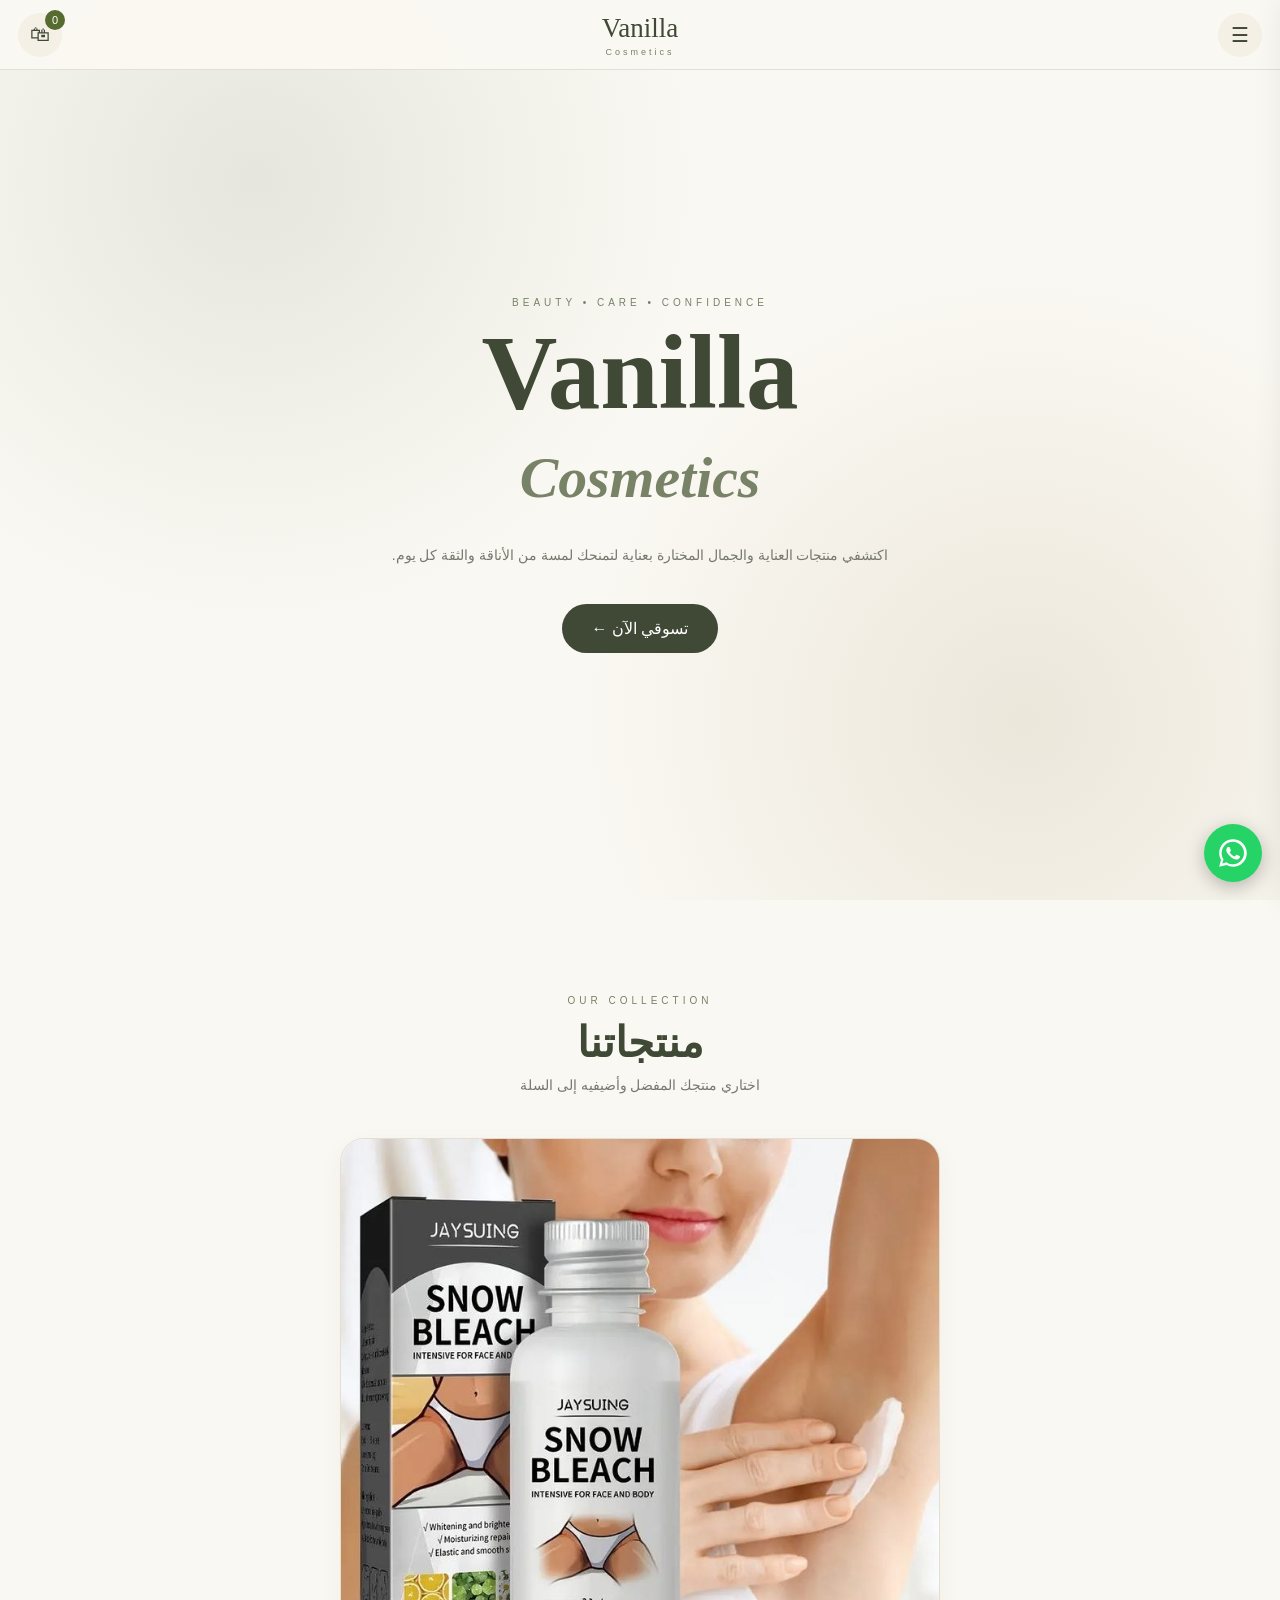
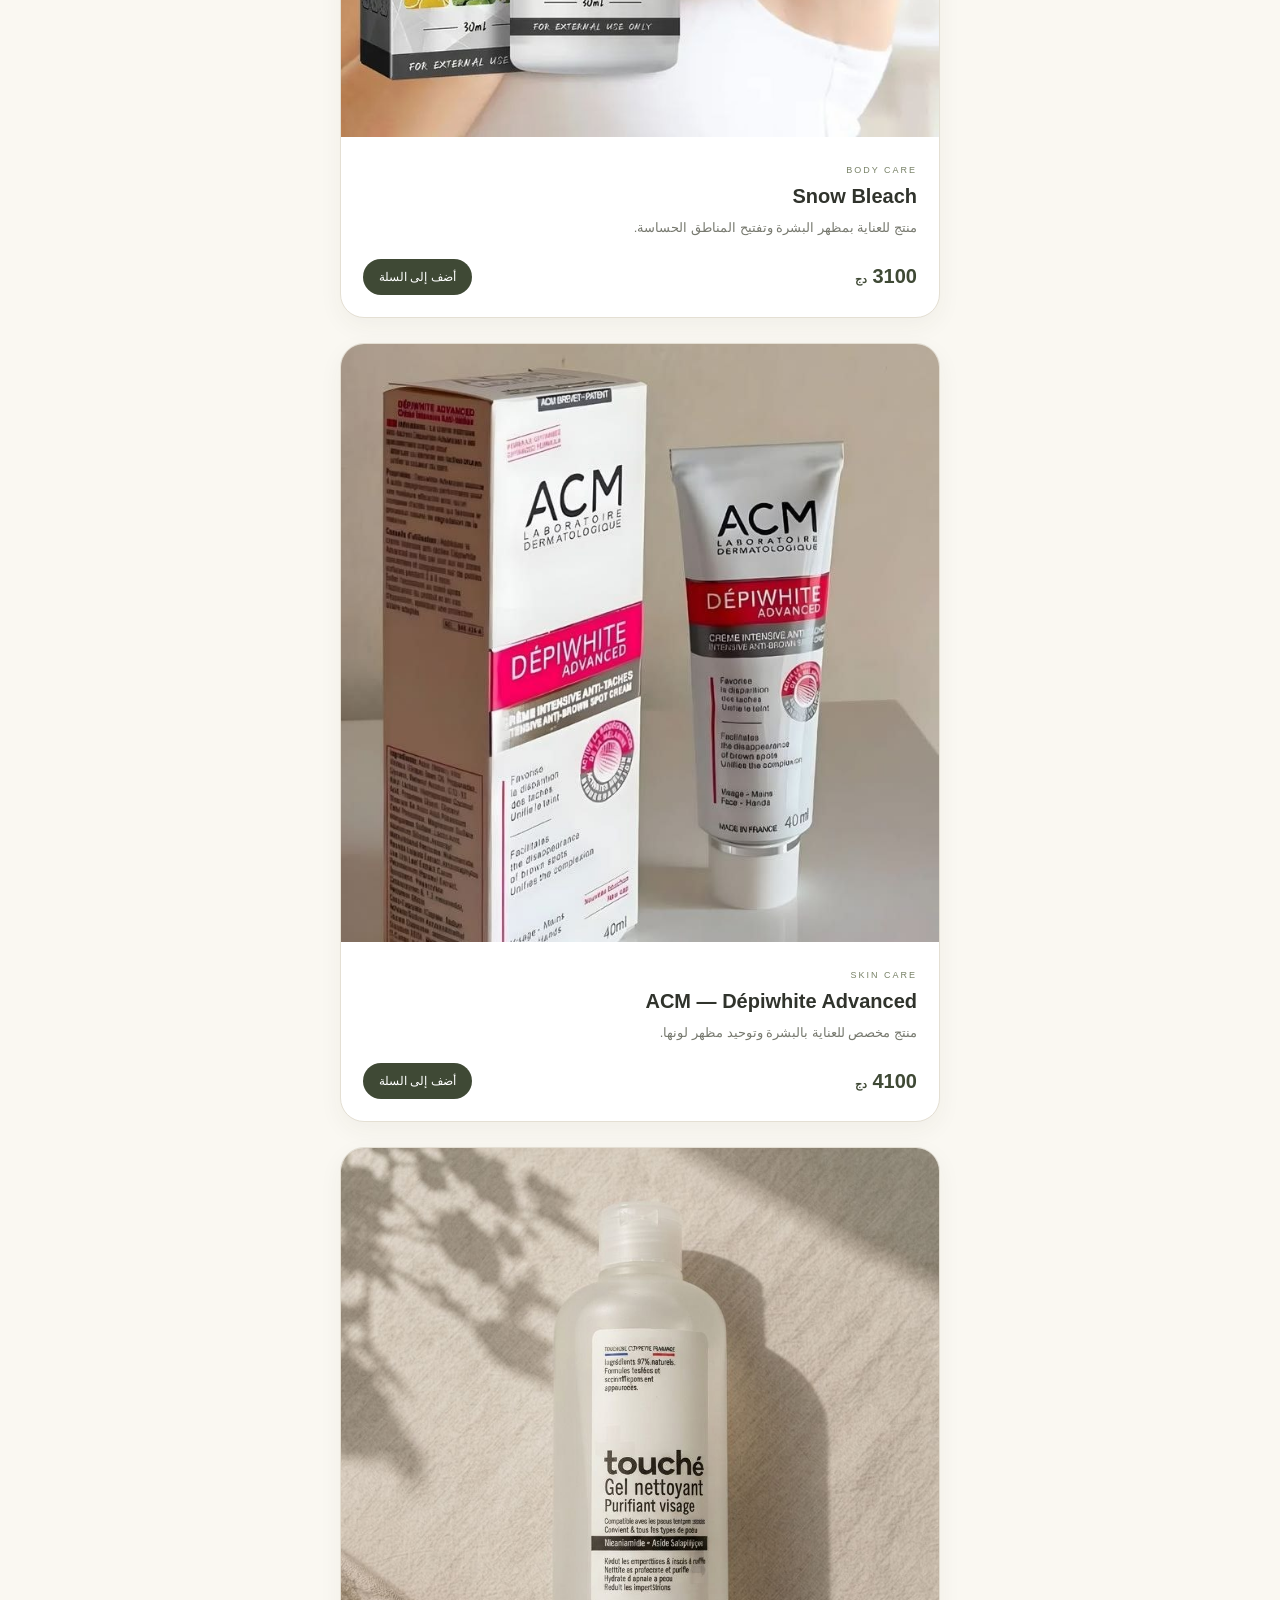
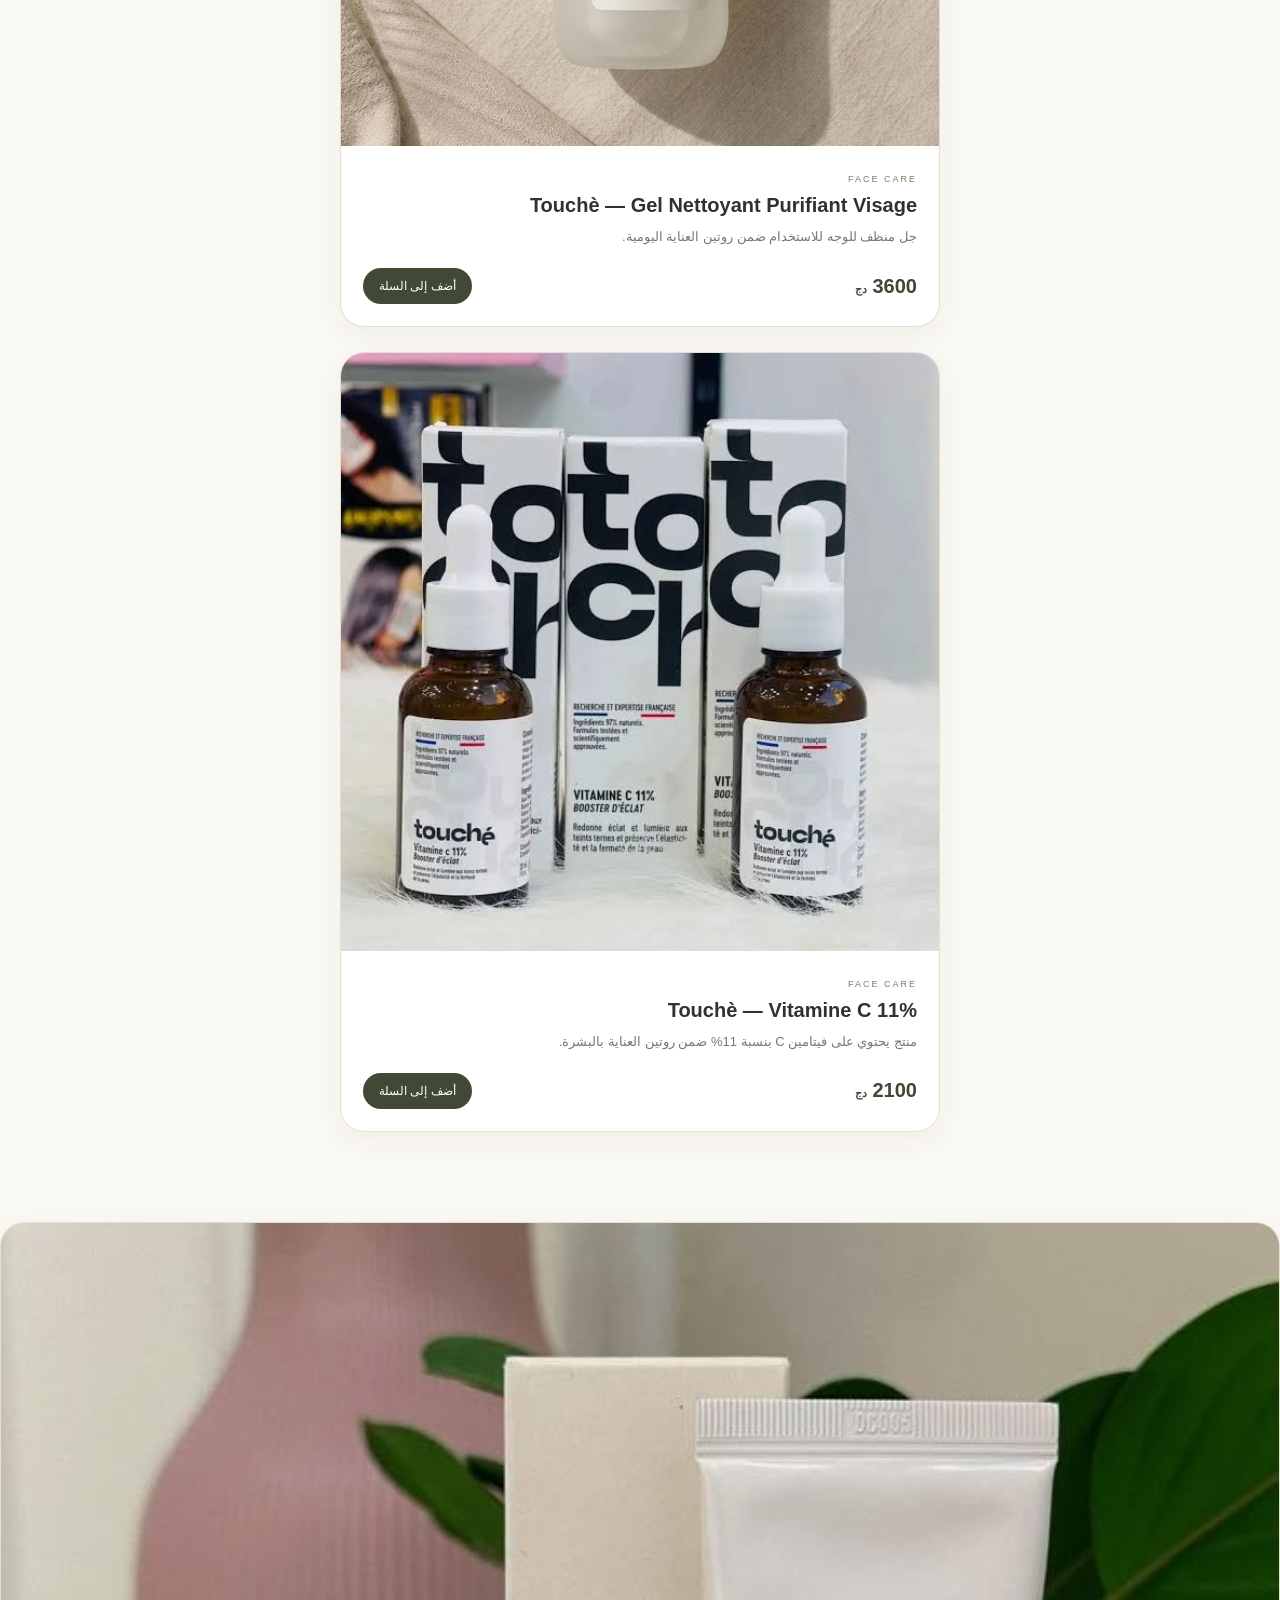
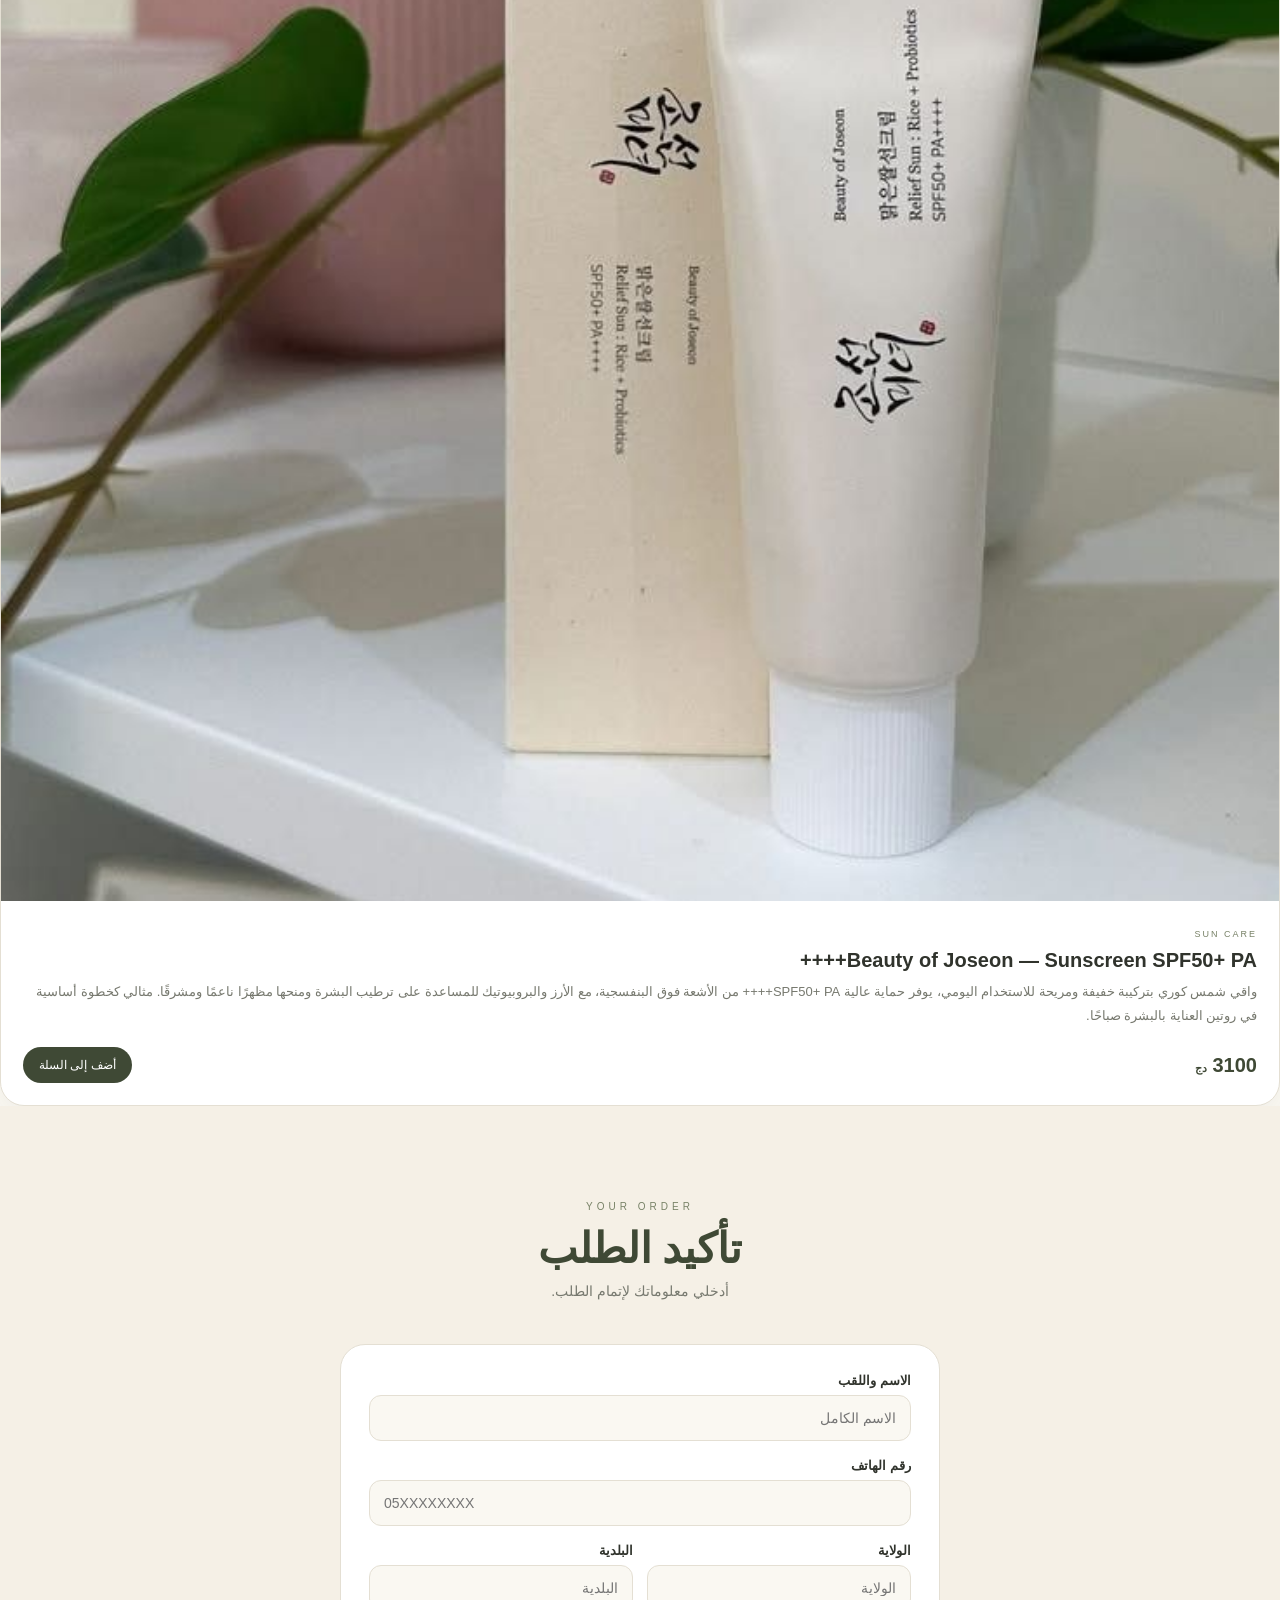
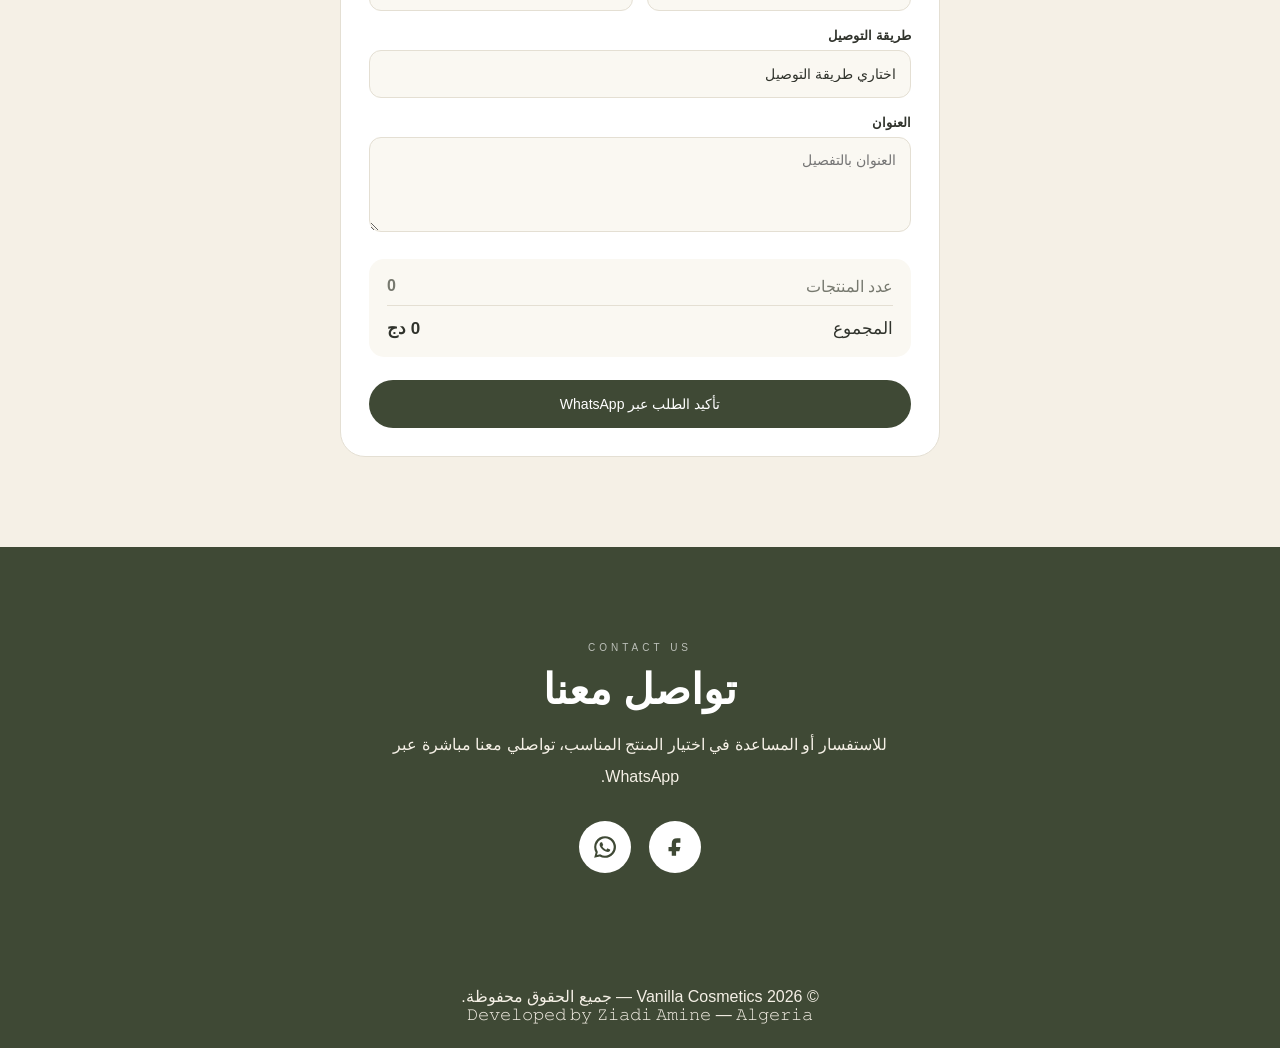
<file: index.html>
<!DOCTYPE html>
<html lang="ar" dir="rtl">
<head>
<!-- Meta Pixel Code -->
<script>
!function(f,b,e,v,n,t,s)
{if(f.fbq)return;n=b.fbq=function(){n.callMethod?
n.callMethod.apply(n,arguments):n.queue.push(arguments)};
if(!f._fbq)f._fbq=n;n.push=n;n.loaded=!0;n.version='2.0';
n.queue=[];t=b.createElement(e);t.async=!0;
t.src=v;s=b.getElementsByTagName(e)[0];
s.parentNode.insertBefore(t,s)}(window,document,'script',
'https://connect.facebook.net/en_US/fbevents.js');
fbq('init','1974147999911220');
fbq('track','PageView');
</script>
<noscript><img height="1" width="1" style="display:none"
src="https://www.facebook.com/tr?id=1974147999911220&ev=PageView&noscript=1"/></noscript>
<!-- End Meta Pixel Code -->

<meta charset="UTF-8">
<meta name="viewport" content="width=device-width, initial-scale=1.0">
<title>Vanilla Cosmetics</title>

<style>
*{
    box-sizing:border-box;
    margin:0;
    padding:0;
}

html{
    scroll-behavior:smooth;
}

body{
    background:#faf8f2;
    color:#30332c;
    font-family:Arial,Tahoma,sans-serif;
}

button,
input,
textarea,
select{
    font-family:inherit;
}

button{
    cursor:pointer;
}

a{
    text-decoration:none;
    color:inherit;
}

/* HEADER */

.header{
    position:fixed;
    top:0;
    right:0;
    left:0;
    height:70px;
    background:rgba(250,248,242,.96);
    border-bottom:1px solid #e4dfd3;
    display:flex;
    align-items:center;
    justify-content:space-between;
    padding:0 18px;
    z-index:1000;
}

.logo{
    text-align:center;
}

.logo span{
    display:block;
    font-family:Georgia,serif;
    font-size:27px;
    color:#3f4935;
}

.logo small{
    display:block;
    margin-top:3px;
    font-size:9px;
    letter-spacing:3px;
    color:#788267;
}

/* ICON BUTTONS */

.icon-button{
    width:44px;
    height:44px;
    border:0;
    border-radius:50%;
    background:#f5f0e6;
    color:#3f4935;
    font-size:20px;
    display:flex;
    align-items:center;
    justify-content:center;
    position:relative;
}

.cart-count{
    position:absolute;
    top:-3px;
    right:-3px;
    width:20px;
    height:20px;
    border-radius:50%;
    background:#556B2F;
    color:#fff;
    font-size:11px;
    display:flex;
    align-items:center;
    justify-content:center;
}

/* OVERLAY */

.overlay{
    position:fixed;
    inset:0;
    background:rgba(0,0,0,.4);
    opacity:0;
    visibility:hidden;
    transition:.3s;
    z-index:1500;
}

.overlay.active{
    opacity:1;
    visibility:visible;
}

/* SIDE MENU */

.side-menu{
    position:fixed;
    top:0;
    right:-320px;
    width:300px;
    height:100vh;
    background:#3f4935;
    color:#fff;
    padding:85px 25px 30px;
    z-index:2000;
    transition:.35s;
    border-radius:0 0 0 25px;
}

.side-menu.active{
    right:0;
}

.close-menu{
    position:absolute;
    top:18px;
    left:18px;
    width:42px;
    height:42px;
    border:1px solid rgba(255,255,255,.3);
    border-radius:50%;
    background:transparent;
    color:#fff;
    font-size:25px;
}

.side-logo{
    font-family:Georgia,serif;
    font-size:27px;
    margin-bottom:35px;
}

.side-menu a{
    display:block;
    padding:17px 0;
    border-bottom:1px solid rgba(255,255,255,.15);
    font-size:14px;
}

/* HERO */

.hero{
    min-height:100vh;
    padding:120px 20px 70px;
    display:flex;
    align-items:center;
    justify-content:center;
    text-align:center;
    background:
    radial-gradient(circle at 20% 20%,rgba(89,99,74,.12),transparent 35%),
    radial-gradient(circle at 80% 80%,rgba(214,205,184,.4),transparent 35%),
    #faf8f2;
}

.hero-content{
    max-width:650px;
}

.eyebrow{
    font-size:10px;
    letter-spacing:4px;
    color:#788267;
    margin-bottom:20px;
}

.hero h1{
    font-family:Georgia,serif;
    font-size:clamp(60px,15vw,105px);
    line-height:.85;
    color:#3f4935;
}

.hero h1 span{
    font-style:italic;
    font-size:.55em;
    color:#788267;
}

.hero-text{
    max-width:500px;
    margin:35px auto;
    color:#77796f;
    line-height:2;
    font-size:14px;
}

.main-btn{
    display:inline-block;
    padding:15px 30px;
    border-radius:30px;
    background:#3f4935;
    color:#fff;
    transition:.3s;
}

.main-btn:hover{
    transform:translateY(-3px);
}

/* MOBILE */

@media(max-width:600px){

    .header{
        padding:0 14px;
    }

    .logo span{
        font-size:23px;
    }

    .hero h1{
        font-size:68px;
    }

    .side-menu{
        width:290px;
    }
} 
/* PRODUCTS */

.products-section{
    padding:90px 18px;
    background:#faf8f2;
}

.section-heading{
    max-width:650px;
    margin:0 auto 45px;
    text-align:center;
}

.section-heading span{
    font-size:10px;
    letter-spacing:4px;
    color:#788267;
}

.section-heading h2{
    font-family:Georgia,serif;
    font-size:42px;
    color:#3f4935;
    margin:10px 0;
}

.section-heading p{
    color:#77796f;
    font-size:14px;
}

.products-container{
    max-width:600px;
    margin:auto;
    display:flex;
    flex-direction:column;
    gap:25px;
}

.product-card{
    background:#fff;
    border:1px solid #e4dfd3;
    border-radius:24px;
    overflow:hidden;
    box-shadow:0 8px 25px rgba(50,50,40,.05);
}

.product-image{
    width:100%;
    aspect-ratio:1/1;
    background:#f5f0e6;
    overflow:hidden;
}

.product-image img{
    width:100%;
    height:100%;
    object-fit:cover;
    display:block;
}

.product-info{
    padding:22px;
}

.product-category{
    font-size:9px;
    letter-spacing:2px;
    color:#788267;
}

.product-info h3{
    font-size:20px;
    margin:8px 0;
    color:#30332c;
}

.product-info p{
    color:#77796f;
    font-size:13px;
    line-height:1.9;
    margin-bottom:18px;
}

.product-bottom{
    display:flex;
    align-items:center;
    justify-content:space-between;
    gap:10px;
}

.product-price{
    color:#3f4935;
    font-size:20px;
    font-weight:bold;
    white-space:nowrap;
}

.product-price small{
    font-size:11px;
}

.add-cart{
    border:0;
    background:#3f4935;
    color:#fff;
    border-radius:25px;
    padding:11px 16px;
    font-size:12px;
    transition:.25s;
}

.add-cart:hover{
    background:#59634a;
    transform:translateY(-2px);
}

/* ORDER */

.order-section{
    padding:90px 18px;
    background:#f5f0e6;
}

.order-box{
    max-width:600px;
    margin:auto;
    background:#fff;
    padding:28px;
    border-radius:25px;
    border:1px solid #e4dfd3;
}

.form-group{
    margin-bottom:17px;
}

.form-group label{
    display:block;
    font-size:13px;
    font-weight:bold;
    margin-bottom:7px;
}

input,
textarea,
select{
    width:100%;
    border:1px solid #e4dfd3;
    background:#faf8f2;
    border-radius:12px;
    padding:14px;
    outline:none;
    color:#30332c;
    font-size:14px;
}

input:focus,
textarea:focus,
select:focus{
    border-color:#59634a;
}

select{
    appearance:none;
    -webkit-appearance:none;
    height:48px;
    background:#faf8f2;
    color:#30332c;
    padding:14px;
    border:1px solid #e4dfd3;
    border-radius:12px;
    outline:none;
    font-size:14px;
    font-family:inherit;
    cursor:pointer;
}

textarea{
    height:95px;
    resize:vertical;
}

.form-row{
    display:grid;
    grid-template-columns:1fr 1fr;
    gap:14px;
}

.order-summary{
    margin:23px 0;
    padding:18px;
    border-radius:15px;
    background:#faf8f2;
}

.summary-row{
    display:flex;
    justify-content:space-between;
    margin-bottom:9px;
    color:#77796f;
}

.summary-total{
    border-top:1px solid #e4dfd3;
    padding-top:12px;
    margin-bottom:0;
    color:#30332c;
    font-size:17px;
}

.confirm-order{
    width:100%;
    border:0;
    padding:16px;
    border-radius:30px;
    background:#3f4935;
    color:#fff;
    font-size:14px;
    transition:.3s;
}

.confirm-order:hover{
    background:#59634a;
}

/* CONTACT */

.contact-section{
    padding:90px 20px;
    text-align:center;
    background:#3f4935;
    color:#fff;
}

.contact-section > span{
    font-size:10px;
    letter-spacing:4px;
    color:rgba(255,255,255,.65);
}

.contact-section h2{
    font-family:Georgia,serif;
    font-size:42px;
    margin:10px 0;
}

.contact-section p{
    max-width:500px;
    margin:15px auto 28px;
    line-height:2;
    color:#f5f0e6;
}

.contact-whatsapp{
    display:inline-block;
    padding:14px 25px;
    border-radius:30px;
    background:#fff;
    color:#3f4935;
}

.contact-socials{
    display:flex;
    justify-content:center;
    align-items:center;
    gap:18px;
    margin-top:25px;
}

.contact-social{
    width:52px !important;
    height:52px !important;
    min-width:52px !important;
    max-width:52px !important;
    min-height:52px !important;
    max-height:52px !important;
    padding:0 !important;
    margin:0 !important;
    display:flex !important;
    align-items:center !important;
    justify-content:center !important;
    flex:0 0 52px !important;
    border-radius:50% !important;
    background:#fff !important;
    color:#3f4935 !important;
    text-decoration:none !important;
    box-sizing:border-box !important;
}

.contact-social svg{
    width:26px !important;
    height:26px !important;
    min-width:26px !important;
    max-width:26px !important;
    min-height:26px !important;
    max-height:26px !important;
    display:block !important;
    fill:currentColor !important;
}
~/vanilla-cosmetics $ sed -n '1020,1065p' index.html                                                
    <div class="contact-socials">                                                                       <a class="contact-social"                            href="https://www.facebook.com/share/1LNyJ5Bdtn/"                                                   target="_blank"
       rel="noopener noreferrer"                         aria-label="Facebook">
                                                          <svg viewBox="0 0 24 24" aria-hidden="true">                                                            <path d="M14 8h3V4h-3c-3.3 0-5 1.7-5 5v3H6v4h3v4h4v-4h3l1-4h-4V9c0-.7.3-1 1-1z"/>               </svg>
                                                      </a>                                                                                                <a class="contact-social"
       href="https://wa.me/213798949861"                 target="_blank"
       rel="noopener noreferrer"                         aria-label="WhatsApp">
                                                          <svg viewBox="0 0 24 24" aria-hidden="true">                                                            <path d="M12 2a10 10 0 0 0-8.66 15L2 22l5.15-1.32A10 10 0 1 0 12 2zm0 18a8 8 0 0 1-4.08-1.12l-.29-.17-3.06.78.82-2.98-.19-.3A8 8 0 1 1 12 20zm4.37-5.91c-.24-.12-1.43-.71-1.65-.79-.22-.08-.38-.12-.54.12-.16.24-.62.79-.76.95-.14.16-.28.18-.52.06-.24-.12-1.03-.38-1.96-1.21-.73-.65-1.22-1.45-1.36-1.69-.14-.24-.01-.37.1-.49.11-.11.24-.28.36-.42.12-.14.16-.24.24-.4.08-.16.04-.3-.02-.42-.06-.12-.54-1.31-.74-1.8-.2-.48-.4-.42-.54-.43h-.46c-.16 0-.42.06-.64.3-.22.24-.84.82-.84 2s.86 2.32.98 2.48c.12.16 1.69 2.58 4.09 3.62.57.25 1.02.4 1.37.51.58.18 1.1.15 1.51.09.46-.07 1.43-.58 1.63-1.14.2-.56.2-1.04.14-1.14-.06-.1-.22-.16-.46-.28z"/>
        </svg>                                    
    </a>                                          
</div>                                                                                              </section>                                        

<!-- ================= COPYRIGHT ================= -->                                              


                                                  <!-- ================= CART OVERLAY ================= -->                                           
<div
~/vanilla-cosmetics $

/* COPYRIGHT */

.footer{
    background:#3f4935 !important;
    color:#f5f0e6 !important;
    text-align:center;
    padding:22px 15px;
    font-size:12px;
}

.footer div,
.footer div a{
    color:#f5f0e6 !important;
}

.footer a{
    text-decoration:none;
}

@media(max-width:600px){

    .products-section,
    .order-section{
        padding:75px 15px;
    }

    .section-heading h2{
        font-size:35px;
    }

    .form-row{
        grid-template-columns:1fr;
        gap:0;
    }

    .order-box{
        padding:21px;
    }

    .product-info{
        padding:20px;
    }
}
.footer{
    background:#3f4935 !important;
    color:#f5f0e6 !important;
    text-align:center !important;
    padding:24px 15px !important;
}

.footer div{
    color:#f5f0e6 !important;
    text-align:center !important;
}

.footer a{
    color:#f5f0e6 !important;
    text-decoration:none !important;
}

</style>

<style>
.beauty-joseon-gallery {
    margin: 35px 0;
    display: flex;
    flex-direction: column;
    gap: 32px;
}

.beauty-joseon-gallery .gallery-item {
    text-align: center;
}

.beauty-joseon-gallery .gallery-item h4 {
    margin: 0 0 14px;
    color: #556B2F;
    font-size: 18px;
    line-height: 1.7;
    font-weight: 700;
}

.beauty-joseon-gallery .gallery-item img {
    display: block;
    width: 100%;
    max-width: 650px;
    height: auto;
    margin: 0 auto;
    border-radius: 16px;
    object-fit: cover;
}

@media (max-width: 600px) {
    .beauty-joseon-gallery {
        margin: 25px 0;
        gap: 26px;
    }

    .beauty-joseon-gallery .gallery-item h4 {
        font-size: 16px;
        line-height: 1.6;
    }
}
</style>

</head>

<body>

<!-- ================= HEADER ================= -->

<header class="header">

    <button class="icon-button" id="menuBtn">
        ☰
    </button>

    <div class="logo">
        <span>Vanilla</span>
        <small>Cosmetics</small>
    </div>

    <button class="icon-button" id="cartBtn">
        🛍
        <span class="cart-count" id="cartCount">0</span>
    </button>

</header>


<!-- ================= SIDE MENU ================= -->

<div class="overlay" id="overlay"></div>

<aside class="side-menu" id="sideMenu">

    <button class="close-menu" id="closeMenu">
        ×
    </button>

    <div class="side-logo">
        Vanilla Cosmetics
    </div>

    <nav>

        <a href="#home">
            01 — الرئيسية
        </a>

        <a href="#products">
            02 — المنتجات
        </a>

        <a href="#order">
            03 — الطلب
        </a>

        <a href="#contact">
            04 — تواصل معنا
        </a>

    </nav>

</aside>


<!-- ================= HOME ================= -->

<section class="hero" id="home">

    <div class="hero-content">

        <p class="eyebrow">
            BEAUTY • CARE • CONFIDENCE
        </p>

        <h1>
            Vanilla<br>
            <span>Cosmetics</span>
        </h1>

        <p class="hero-text">
            اكتشفي منتجات العناية والجمال المختارة بعناية
            لتمنحك لمسة من الأناقة والثقة كل يوم.
        </p>

        <a href="#products" class="main-btn">
            تسوقي الآن ←
        </a>

    </div>

</section>


<!-- ================= PRODUCTS ================= -->

<section class="products-section" id="products">

    <div class="section-heading">

        <span>
            OUR COLLECTION
        </span>

        <h2>
            منتجاتنا
        </h2>

        <p>
            اختاري منتجك المفضل وأضيفيه إلى السلة
        </p>

    </div>


    <div class="products-container">


        <!-- PRODUCT 1 -->

        <article class="product-card">

            <div class="product-image">

                <img
                    src="images/New.jpg"
                    alt="Snow Bleach"
                    onerror="this.src='https://placehold.co/600x600/f5f0e6/59634a?text=Snow+Bleach'"
                >

            </div>

            <div class="product-info">

                <span class="product-category">
                    BODY CARE
                </span>

                <h3>
                    Snow Bleach
                </h3>

                <p>
                    منتج للعناية بمظهر البشرة وتفتيح المناطق الحساسة.
                </p>

                <div class="product-bottom">

                    <div class="product-price">
                        3100 <small>دج</small>
                    </div>

                    <button
                        class="add-cart"
                        data-id="1"
                        data-name="Snow Bleach - تبييض المناطق الحساسة"
                        data-price="3100">

                        أضف إلى السلة

                    </button>

                </div>

            </div>

        </article>


        <!-- PRODUCT 2 -->

        <article class="product-card">

            <div class="product-image">

                <img
                    src="images/Adv.jpg"
                    alt="ACM Dépiwhite Advanced"
                    onerror="this.src='https://placehold.co/600x600/f5f0e6/59634a?text=ACM+Depiwhite'"
                >

            </div>

            <div class="product-info">

                <span class="product-category">
                    SKIN CARE
                </span>

                <h3>
                    ACM — Dépiwhite Advanced
                </h3>

                <p>
                    منتج مخصص للعناية بالبشرة وتوحيد مظهر لونها.
                </p>

                <div class="product-bottom">

                    <div class="product-price">
                        4100 <small>دج</small>
                    </div>

                    <button
                        class="add-cart"
                        data-id="2"
                        data-name="ACM - Dépiwhite Advanced"
                        data-price="4100">

                        أضف إلى السلة

                    </button>

                </div>

            </div>

        </article>


        <!-- PRODUCT 3 -->

        <article class="product-card">

            <div class="product-image">

                <img
                    src="images/Product3.jpg"
                    alt="Touchè Gel Nettoyant Purifiant Visage"
                    onerror="this.src='https://placehold.co/600x600/f5f0e6/59634a?text=Touche+Gel'"
                >

            </div>

            <div class="product-info">

                <span class="product-category">
                    FACE CARE
                </span>

                <h3>
                    Touchè — Gel Nettoyant Purifiant Visage
                </h3>

                <p>
                    جل منظف للوجه للاستخدام ضمن روتين العناية اليومية.
                </p>

                <div class="product-bottom">

                    <div class="product-price">
                        3600 <small>دج</small>
                    </div>

                    <button
                        class="add-cart"
                        data-id="3"
                        data-name="Touchè - Gel Nettoyant Purifiant Visage"
                        data-price="3600">

                        أضف إلى السلة

                    </button>

                </div>

            </div>

        </article>


        <!-- PRODUCT 4 -->

        <article class="product-card">

            <div class="product-image">

                <img
                    src="images/C11.jpeg"
                    alt="Touchè Vitamine C 11%"
                    onerror="this.src='https://placehold.co/600x600/f5f0e6/59634a?text=Vitamine+C'"
                >

            </div>

            <div class="product-info">

                <span class="product-category">
                    FACE CARE
                </span>

                <h3>
                    Touchè — Vitamine C 11%
                </h3>

                <p>
                    منتج يحتوي على فيتامين C بنسبة 11% ضمن روتين العناية بالبشرة.
                </p>

                <div class="product-bottom">

                    <div class="product-price">
                        2100 <small>دج</small>
                    </div>

                    <button
                        class="add-cart"
                        data-id="4"
                        data-name="Touchè - Vitamine C 11%"
                        data-price="2100">

                        أضف إلى السلة

                    </button>

                </div>

            </div>

        </article>


    </div>

</section>


<!-- PRODUCT 5 -->

<article class="product-card">

    <div class="product-image">

        <img
            src="images/Santa.jpg"
            alt="Beauty of Joseon Sunscreen SPF50+ PA++++"
        >

    </div>

    <div class="product-info">

        <span class="product-category">
            SUN CARE
        </span>

        <h3>
            Beauty of Joseon — Sunscreen SPF50+ PA++++
        </h3>

        <p>
            واقي شمس كوري بتركيبة خفيفة ومريحة للاستخدام اليومي،
            يوفر حماية عالية SPF50+ PA++++ من الأشعة فوق البنفسجية،
            مع الأرز والبروبيوتيك للمساعدة على ترطيب البشرة ومنحها
            مظهرًا ناعمًا ومشرقًا. مثالي كخطوة أساسية في روتين
            العناية بالبشرة صباحًا.
        </p>

        <div class="product-bottom">

            <div class="product-price">
                3100 <small>دج</small>
            </div>

            <button
                class="add-cart"
                data-id="5"
                data-name="Beauty of Joseon - Sunscreen SPF50+ PA++++"
                data-price="3100">

                أضف إلى السلة

            </button>

        </div>

    </div>

</article>




<!-- ================= ORDER ================= -->

<section class="order-section" id="order">

    <div class="section-heading">

        <span>
            YOUR ORDER
        </span>

        <h2>
            تأكيد الطلب
        </h2>

        <p>
            أدخلي معلوماتك لإتمام الطلب.
        </p>

    </div>


    <div class="order-box">

        <form id="orderForm">

            <div class="form-group">

                <label>
                    الاسم واللقب
                </label>

                <input
                    id="customerName"
                    type="text"
                    placeholder="الاسم الكامل"
                    required
                >

            </div>


            <div class="form-group">

                <label>
                    رقم الهاتف
                </label>

                <input
                    id="customerPhone"
                    type="tel"
                    placeholder="05XXXXXXXX"
                    required
                >

            </div>


            <div class="form-row">

                <div class="form-group">

                    <label>
                        الولاية
                    </label>

                    <input
                        id="wilaya"
                        type="text"
                        placeholder="الولاية"
                        required
                    >

                </div>


                <div class="form-group">

                    <label>
                        البلدية
                    </label>

                    <input
                        id="commune"
                        type="text"
                        placeholder="البلدية"
                        required
                    >

                </div>

            </div>


            <div class="form-group">

                <label>
                    طريقة التوصيل
                </label>

                <select id="deliveryType" required>
                    <option value="">اختاري طريقة التوصيل</option>
                    <option value="التوصيل إلى المنزل">🏠 التوصيل إلى المنزل</option>
                    <option value="التوصيل إلى المكتب">🏢 التوصيل إلى المكتب</option>
                </select>

            </div>

            <div class="form-group">

                <label>
                    العنوان
                </label>

                <textarea
                    id="address"
                    placeholder="العنوان بالتفصيل"
                    required
                ></textarea>

            </div>


            <div class="order-summary">

                <div class="summary-row">

                    <span>
                        عدد المنتجات
                    </span>

                    <strong id="summaryItems">
                        0
                    </strong>

                </div>


                <div class="summary-row summary-total">

                    <span>
                        المجموع
                    </span>

                    <strong>
                        <span id="summaryTotal">0</span>
                        دج
                    </strong>

                </div>

            </div>


            <button
                class="confirm-order"
                type="submit">

                تأكيد الطلب عبر WhatsApp

            </button>

        </form>

    </div>

</section><!-- ================= CONTACT ================= -->

<section class="contact-section" id="contact">

    <span>
        CONTACT US
    </span>

    <h2>
        تواصل معنا
    </h2>

    <p>
        للاستفسار أو المساعدة في اختيار المنتج المناسب،
        تواصلي معنا مباشرة عبر WhatsApp.
    </p>

    <div class="contact-socials">

    <a class="contact-social"
       href="https://www.facebook.com/share/1LNyJ5Bdtn/"
       target="_blank"
       rel="noopener noreferrer"
       aria-label="Facebook">

        <svg viewBox="0 0 24 24" aria-hidden="true">
            <path d="M14 8h3V4h-3c-3.3 0-5 1.7-5 5v3H6v4h3v4h4v-4h3l1-4h-4V9c0-.7.3-1 1-1z"/>
        </svg>

    </a>

    <a class="contact-social"
       href="https://wa.me/213798949861"
       target="_blank"
       rel="noopener noreferrer"
       aria-label="WhatsApp">

        <svg viewBox="0 0 24 24" aria-hidden="true">
            <path d="M12 2a10 10 0 0 0-8.66 15L2 22l5.15-1.32A10 10 0 1 0 12 2zm0 18a8 8 0 0 1-4.08-1.12l-.29-.17-3.06.78.82-2.98-.19-.3A8 8 0 1 1 12 20zm4.37-5.91c-.24-.12-1.43-.71-1.65-.79-.22-.08-.38-.12-.54.12-.16.24-.62.79-.76.95-.14.16-.28.18-.52.06-.24-.12-1.03-.38-1.96-1.21-.73-.65-1.22-1.45-1.36-1.69-.14-.24-.01-.37.1-.49.11-.11.24-.28.36-.42.12-.14.16-.24.24-.4.08-.16.04-.3-.02-.42-.06-.12-.54-1.31-.74-1.8-.2-.48-.4-.42-.54-.43h-.46c-.16 0-.42.06-.64.3-.22.24-.84.82-.84 2s.86 2.32.98 2.48c.12.16 1.69 2.58 4.09 3.62.57.25 1.02.4 1.37.51.58.18 1.1.15 1.51.09.46-.07 1.43-.58 1.63-1.14.2-.56.2-1.04.14-1.14-.06-.1-.22-.16-.46-.28z"/>
        </svg>

    </a>

</div>

</section>


<!-- ================= COPYRIGHT ================= -->

<footer class="footer">

    <div>
        © 2026 Vanilla Cosmetics — جميع الحقوق محفوظة.
    </div>

    <div>
        <a href="https://mmedaminz.github.io/portfolio/" target="_blank">
            𝙳𝚎𝚟𝚎𝚕𝚘𝚙𝚎𝚍 𝚋𝚢 𝚉𝚒𝚊𝚍𝚒 𝙰𝚖𝚒𝚗𝚎 — 𝙰𝚕𝚐𝚎𝚛𝚒𝚊
        </a>
    </div>

</footer>


<!-- ================= CART OVERLAY ================= -->

<div
    class="cart-overlay"
    id="cartOverlay">
</div>


<!-- ================= CART PANEL ================= -->

<aside
    class="cart-panel"
    id="cartPanel">

    <div class="cart-header">

        <h2>
            سلة التسوق
        </h2>

        <button
            class="close-cart"
            id="closeCart">

            ×

        </button>

    </div>


    <div
        class="cart-items"
        id="cartItems">

        <div class="empty-cart">

            <div class="empty-cart-icon">
                🛍
            </div>

            <p>
                السلة فارغة
            </p>

        </div>

    </div>


    <div class="cart-footer">

        <div class="cart-total">

            <span>
                المجموع
            </span>

            <strong>

                <span id="cartTotal">
                    0
                </span>

                دج

            </strong>

        </div>


        <button
            class="checkout-btn"
            id="checkoutBtn">

            متابعة الطلب ←

        </button>

    </div>

</aside>


<!-- ================= WHATSAPP FLOAT ================= -->

<a
    href="https://wa.me/213798949861"
    target="_blank"
    aria-label="WhatsApp"
    class="whatsapp-float"
    style="
        position:fixed;
        right:18px;
        bottom:18px;
        width:58px;
        height:58px;
        background:#25D366;
        border-radius:50%;
        display:flex;
        align-items:center;
        justify-content:center;
        z-index:999999;
        text-decoration:none;
        box-shadow:0 5px 18px rgba(0,0,0,.25);
    ">

    <svg
        viewBox="0 0 32 32"
        width="34"
        height="34"
        style="width:34px;height:34px;display:block;fill:white;">

        <path d="M16 3C8.82 3 3 8.82 3 16c0 2.3.6 4.46 1.75 6.35L3 29l6.83-1.7A12.94 12.94 0 0 0 16 29c7.18 0 13-5.82 13-13S23.18 3 16 3zm0 23.6c-1.97 0-3.9-.53-5.58-1.54l-.4-.24-4.05 1.01 1.08-3.94-.26-.41A10.55 10.55 0 1 1 16 26.6zm5.8-7.9c-.32-.16-1.88-.93-2.17-1.04-.29-.11-.5-.16-.71.16-.21.31-.81 1.04-.99 1.25-.18.21-.36.23-.67.08-.31-.16-1.3-.48-2.48-1.53-.92-.82-1.54-1.83-1.72-2.14-.18-.31-.02-.48.14-.64.14-.14.31-.36.47-.54.16-.18.21-.31.31-.52.1-.21.05-.39-.03-.55-.08-.16-.71-1.72-.97-2.36-.26-.63-.52-.55-.71-.56h-.6c-.21 0-.55.08-.84.39-.29.31-1.1 1.07-1.1 2.61s1.13 3.03 1.29 3.24c.16.21 2.22 3.39 5.38 4.75.75.32 1.34.51 1.8.65.76.24 1.45.21 2 .13.61-.09 1.88-.77 2.15-1.51.27-.74.27-1.38.19-1.51-.08-.13-.29-.21-.61-.37z"/>

    </svg>

</a>


<!-- ================= TOAST ================= -->

<div
    class="toast"
    id="toast">
</div>


<style>

/* CART */

.cart-overlay{
    position:fixed;
    inset:0;
    background:rgba(0,0,0,.45);
    opacity:0;
    visibility:hidden;
    transition:.3s;
    z-index:2100;
}

.cart-overlay.active{
    opacity:1;
    visibility:visible;
}

.cart-panel{
    position:fixed;
    top:0;
    right:-430px;
    width:min(410px,92vw);
    height:100vh;
    background:#fff;
    z-index:2200;
    transition:.35s;
    display:flex;
    flex-direction:column;
    box-shadow:-10px 0 35px rgba(0,0,0,.12);
}

.cart-panel.active{
    right:0;
}

.cart-header{
    padding:20px;
    border-bottom:1px solid #e4dfd3;
    display:flex;
    align-items:center;
    justify-content:space-between;
}

.cart-header h2{
    font-size:20px;
    color:#3f4935;
}

.close-cart{
    width:40px;
    height:40px;
    border:0;
    border-radius:50%;
    background:#f5f0e6;
    color:#3f4935;
    font-size:23px;
}

.cart-items{
    flex:1;
    overflow-y:auto;
    padding:10px 20px;
}

.empty-cart{
    min-height:280px;
    display:flex;
    flex-direction:column;
    align-items:center;
    justify-content:center;
    gap:12px;
    color:#77796f;
}

.empty-cart-icon{
    font-size:48px;
}

.cart-item{
    padding:17px 0;
    border-bottom:1px solid #e4dfd3;
    display:flex;
    gap:10px;
    align-items:center;
}

.cart-item-info{
    flex:1;
}

.cart-item-name{
    font-size:14px;
    font-weight:bold;
    margin-bottom:5px;
}

.cart-item-price{
    font-size:13px;
}
.cart-footer{
    flex-shrink:0;
    padding:20px;
    background:#fff;
    border-top:1px solid #e4dfd3;
}

.cart-total{
    display:flex;
    align-items:center;
    justify-content:space-between;
    font-size:18px;
    font-weight:bold;
    color:#3f4935;
    margin-bottom:16px;
}

.cart-total strong{
    font-size:21px;
}

.checkout-btn{
    display:block;
    width:100%;
    min-height:58px;
    border:0;
    border-radius:14px;
    background:#3f4935;
    color:#fff;
    font-size:18px;
    font-weight:bold;
    cursor:pointer;
}
</style>

<script>

/* ================= DATA ================= */

const WHATSAPP_NUMBER = "213798949861";

let cart = JSON.parse(localStorage.getItem("vanillaCart")) || [];


/* ================= ELEMENTS ================= */

const menuBtn = document.getElementById("menuBtn");
const closeMenu = document.getElementById("closeMenu");
const sideMenu = document.getElementById("sideMenu");
const overlay = document.getElementById("overlay");

const cartBtn = document.getElementById("cartBtn");
const closeCart = document.getElementById("closeCart");
const cartPanel = document.getElementById("cartPanel");
const cartOverlay = document.getElementById("cartOverlay");

const cartItems = document.getElementById("cartItems");
const cartCount = document.getElementById("cartCount");
const cartTotal = document.getElementById("cartTotal");

const checkoutBtn = document.getElementById("checkoutBtn");

const summaryItems = document.getElementById("summaryItems");
const summaryTotal = document.getElementById("summaryTotal");

const orderForm = document.getElementById("orderForm");

const toast = document.getElementById("toast");


/* ================= MENU ================= */

function openMenu(){

    sideMenu.classList.add("active");
    overlay.classList.add("active");

}

function closeSideMenu(){

    sideMenu.classList.remove("active");
    overlay.classList.remove("active");

}

menuBtn.addEventListener("click", openMenu);

closeMenu.addEventListener("click", closeSideMenu);

overlay.addEventListener("click", closeSideMenu);


/* ================= CART ================= */

function openCart(){

    cartPanel.classList.add("active");
    cartOverlay.classList.add("active");

}

function closeCartPanel(){

    cartPanel.classList.remove("active");
    cartOverlay.classList.remove("active");

}

cartBtn.addEventListener("click", openCart);

closeCart.addEventListener("click", closeCartPanel);

cartOverlay.addEventListener("click", closeCartPanel);


/* ================= ADD TO CART ================= */

document.querySelectorAll(".add-cart").forEach(button => {

    button.addEventListener("click", function(){

        const id = this.dataset.id;
        const name = this.dataset.name;
        const price = Number(this.dataset.price);

        const existing = cart.find(item => item.id === id);

        if(existing){
            existing.quantity++;
        }else{
            cart.push({
                id: id,
                name: name,
                price: price,
                quantity: 1
            });
        }

        saveCart();
        renderCart();
        showToast("تمت إضافة المنتج إلى السلة ✓");

    });

});


/* ================= SAVE ================= */

function saveCart(){

    localStorage.setItem(
        "vanillaCart",
        JSON.stringify(cart)
    );

}


/* ================= RENDER CART ================= */

function renderCart(){

    let total = 0;
    let itemsCount = 0;

    cartItems.innerHTML = "";

    if(cart.length === 0){

        cartItems.innerHTML = `

            <div class="empty-cart">

                <div class="empty-cart-icon">
                    🛍
                </div>

                <p>السلة فارغة</p>

            </div>

        `;

    }

    cart.forEach(item => {

        total += item.price * item.quantity;
        itemsCount += item.quantity;

        const itemElement = document.createElement("div");

        itemElement.className = "cart-item";

        itemElement.innerHTML = `

            <div class="cart-item-info">

                <div class="cart-item-name">
                    ${item.name}
                </div>

                <div class="cart-item-price">
                    ${item.price} دج
                </div>

                <div class="cart-item-total">
                    المجموع: ${item.price * item.quantity} دج
                </div>

                <div class="quantity">

                    <button onclick="changeQuantity('${item.id}', -1)">
                        −
                    </button>

                    <span>${item.quantity}</span>

                    <button onclick="changeQuantity('${item.id}', 1)">
                        +
                    </button>

                </div>

            </div>

            <button
                class="remove-item"
                onclick="removeItem('${item.id}')">
                ×
            </button>

        `;

        cartItems.appendChild(itemElement);

    });

    cartCount.textContent = itemsCount;
    cartTotal.textContent = total;
    summaryItems.textContent = itemsCount;
    summaryTotal.textContent = total;

}


/* ================= QUANTITY ================= */

function changeQuantity(id, amount){

    const item = cart.find(item => item.id === id);

    if(!item) return;

    item.quantity += amount;

    if(item.quantity <= 0){

        cart = cart.filter(item => item.id !== id);

    }

    saveCart();
    renderCart();

}


/* ================= REMOVE ================= */

function removeItem(id){

    cart = cart.filter(item => item.id !== id);

    saveCart();
    renderCart();

    showToast("تم حذف المنتج من السلة");

}


/* ================= CHECKOUT ================= */

checkoutBtn.addEventListener("click", function(){

    if(cart.length === 0){

        showToast("السلة فارغة");

        return;

    }

    closeCartPanel();

    document.getElementById("order").scrollIntoView({
        behavior:"smooth"
    });

    showToast("أكملي معلومات الطلب");

});


/* ================= ORDER ================= */

orderForm.addEventListener("submit", function(event){

    event.preventDefault();

    if(cart.length === 0){

        showToast("أضيفي منتجاً إلى السلة أولاً");

        return;

    }

    const name =
        document.getElementById("customerName").value.trim();

    const phone =
        document.getElementById("customerPhone").value.trim();

    const wilaya =
        document.getElementById("wilaya").value.trim();

    const commune =
        document.getElementById("commune").value.trim();

    const deliveryType =
        document.getElementById("deliveryType").value;

    const address =
        document.getElementById("address").value.trim();

    let message =
        "🌿 *طلب جديد - Vanilla Cosmetics*%0A%0A";

    message +=
        "👤 الاسم: " +
        encodeURIComponent(name) +
        "%0A";

    message +=
        "📞 الهاتف: " +
        encodeURIComponent(phone) +
        "%0A";

    message +=
        "📍 الولاية: " +
        encodeURIComponent(wilaya) +
        "%0A";

    message +=
        "🏘️ البلدية: " +
        encodeURIComponent(commune) +
        "%0A";

    message +=
        "🚚 طريقة التوصيل: " +
        encodeURIComponent(deliveryType) +
        "%0A";

    message +=
        "🏠 العنوان: " +
        encodeURIComponent(address) +
        "%0A%0A";

    message += "🛍️ *المنتجات:*%0A";

    let total = 0;

    cart.forEach(item => {

        const itemTotal = item.price * item.quantity;

        total += itemTotal;

        message +=
            "• " +
            encodeURIComponent(item.name) +
            " × " +
            item.quantity +
            " = " +
            itemTotal +
            " دج%0A";

    });

    message +=
        "%0A💰 *المجموع: " +
        total +
        " دج*";

    const whatsappURL =
        "https://wa.me/" +
        WHATSAPP_NUMBER +
        "?text=" +
        message;

    window.open(
        whatsappURL,
        "_blank"
    );

});


/* ================= TOAST ================= */

function showToast(message){

    toast.textContent = message;

    toast.classList.add("show");

    setTimeout(() => {

        toast.classList.remove("show");

    }, 2500);

}


/* ================= MENU LINKS ================= */

document
    .querySelectorAll(".side-menu a")
    .forEach(link => {

        link.addEventListener("click", () => {

            closeSideMenu();

        });

    });


/* ================= START ================= */

renderCart();

</script>

</body>
</html>
</file>
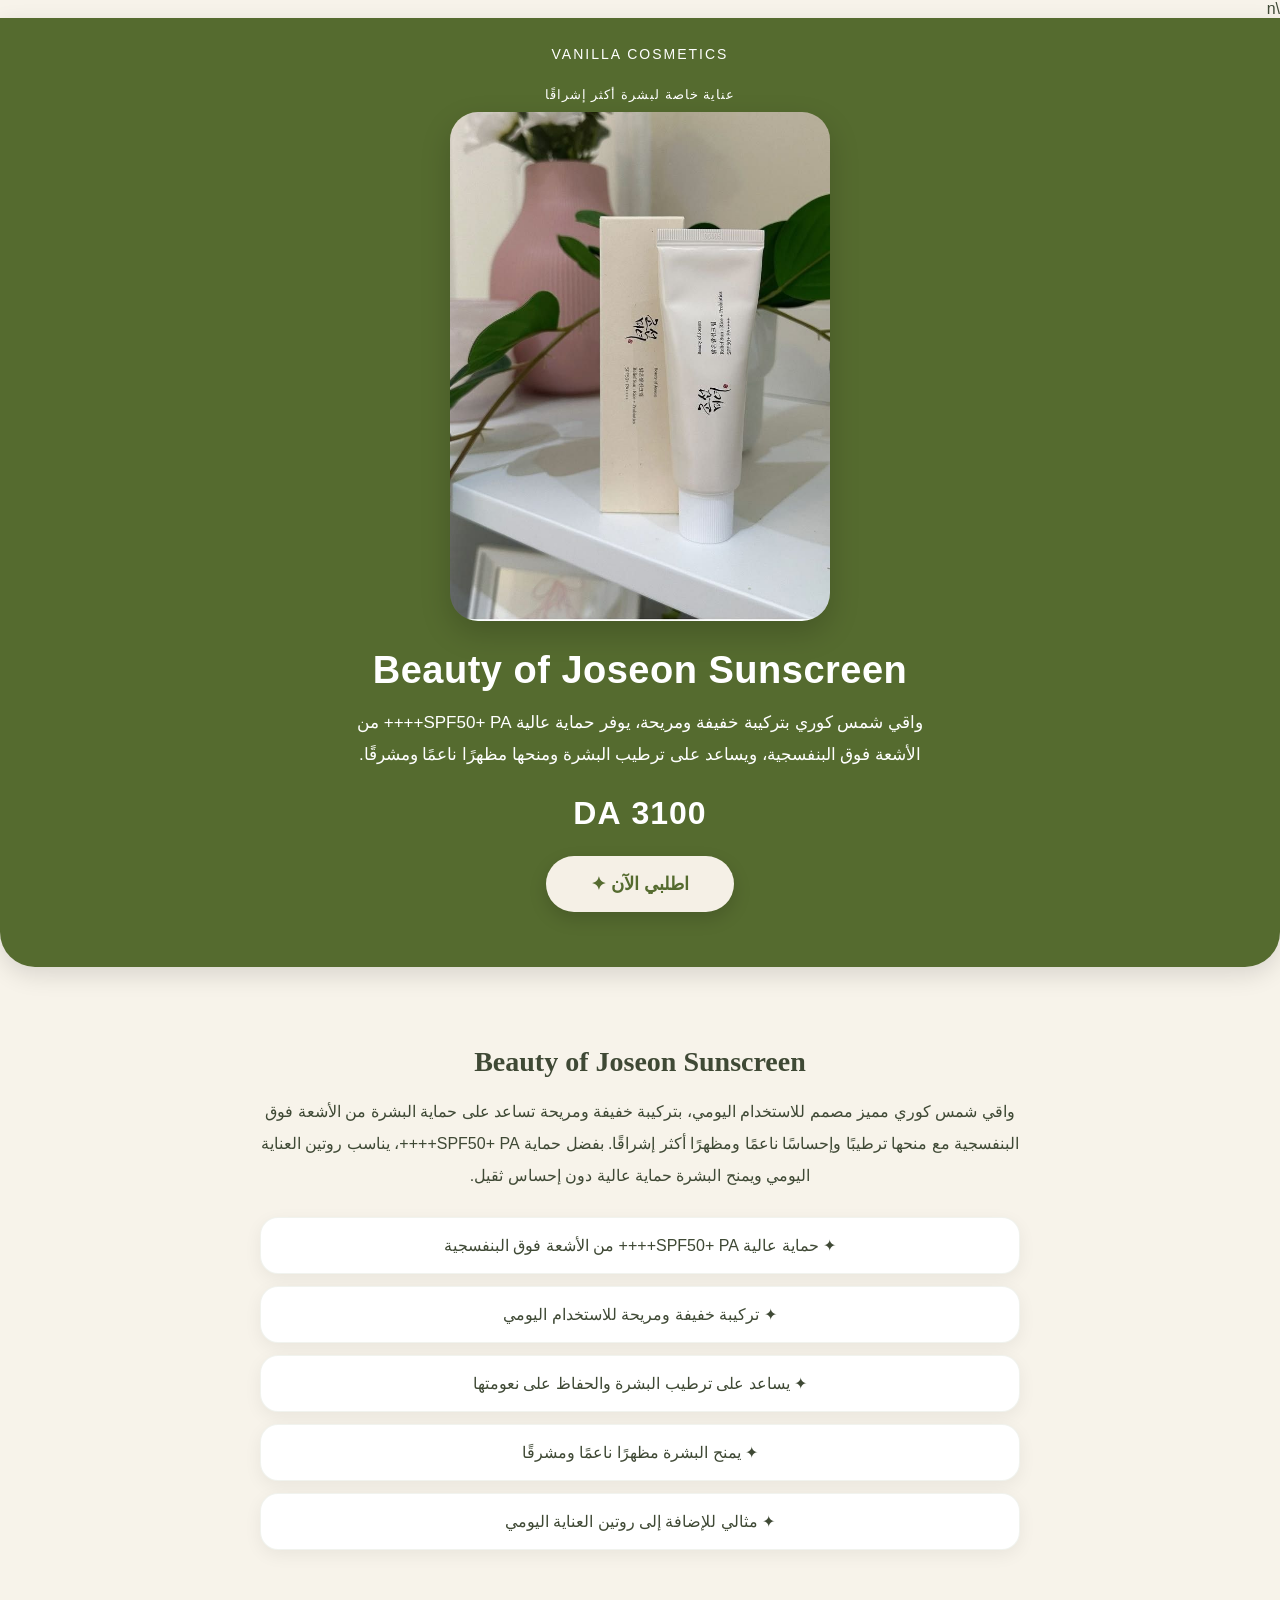
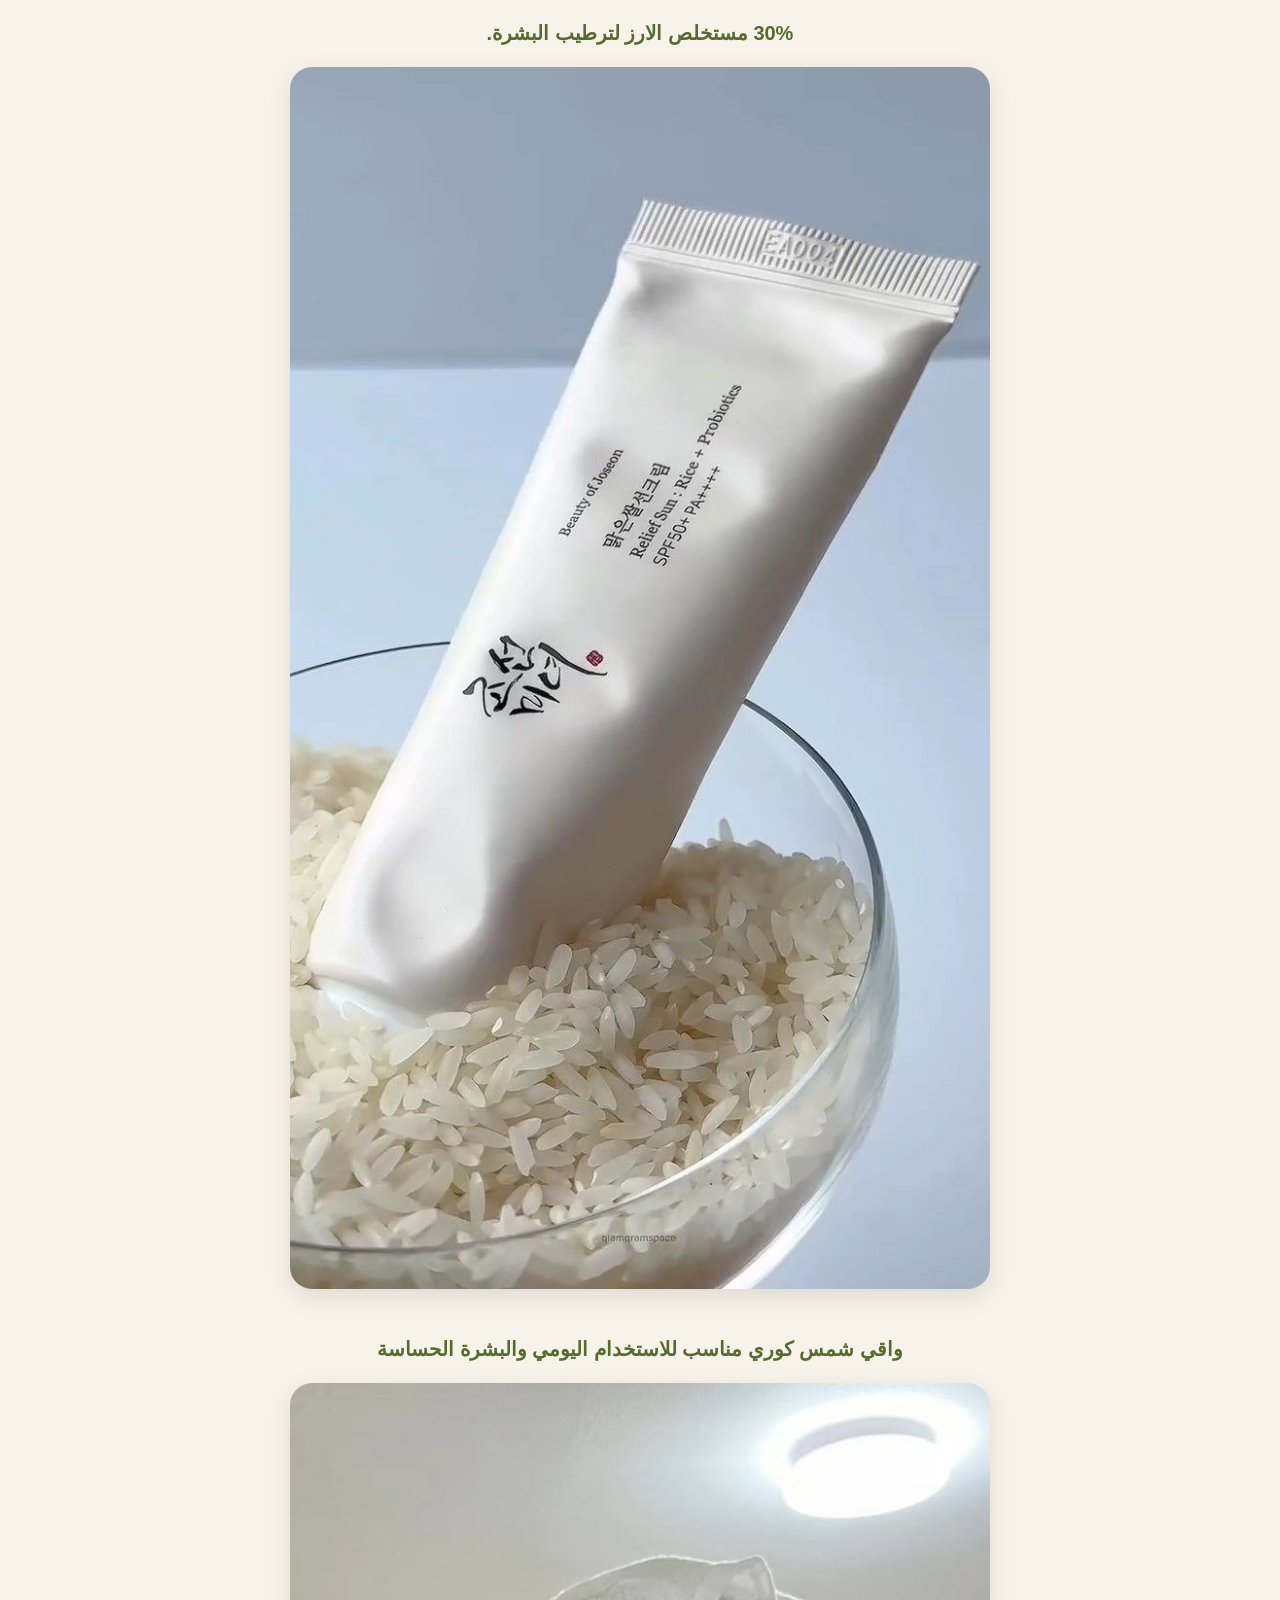
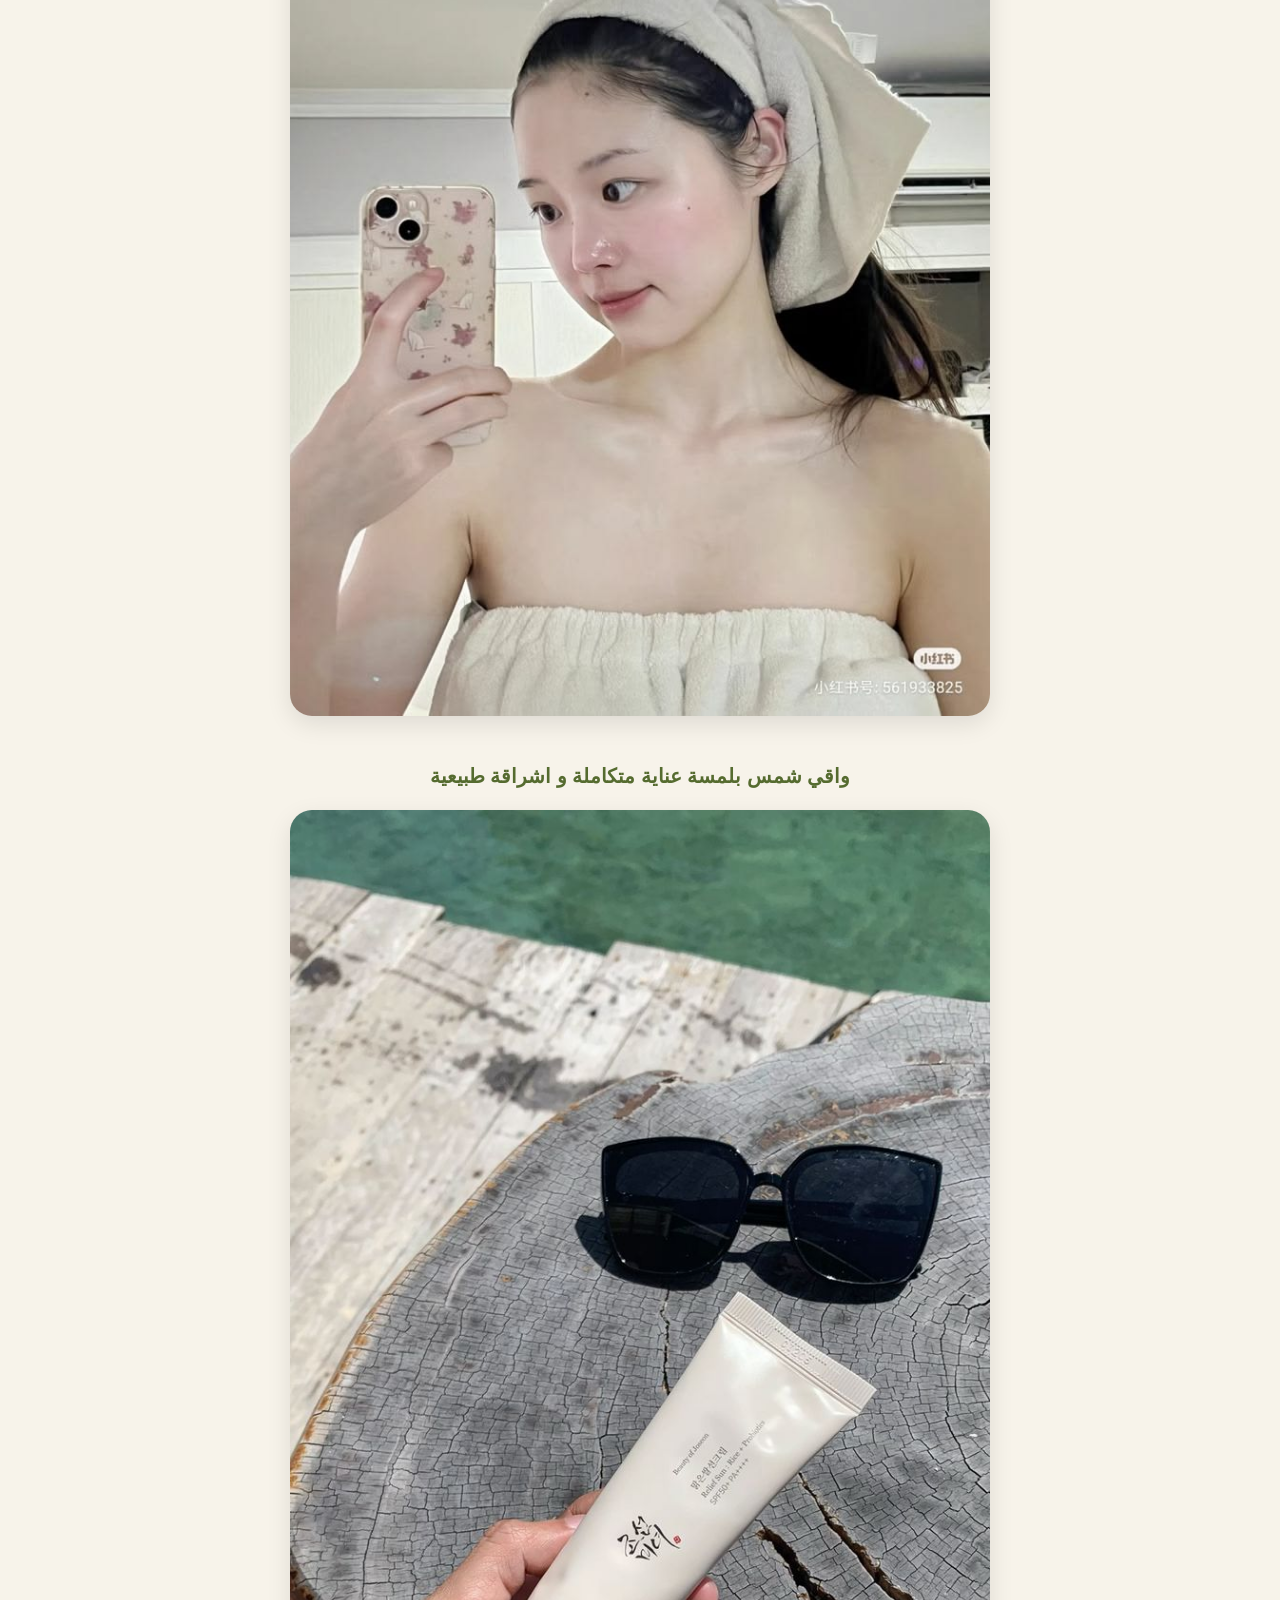
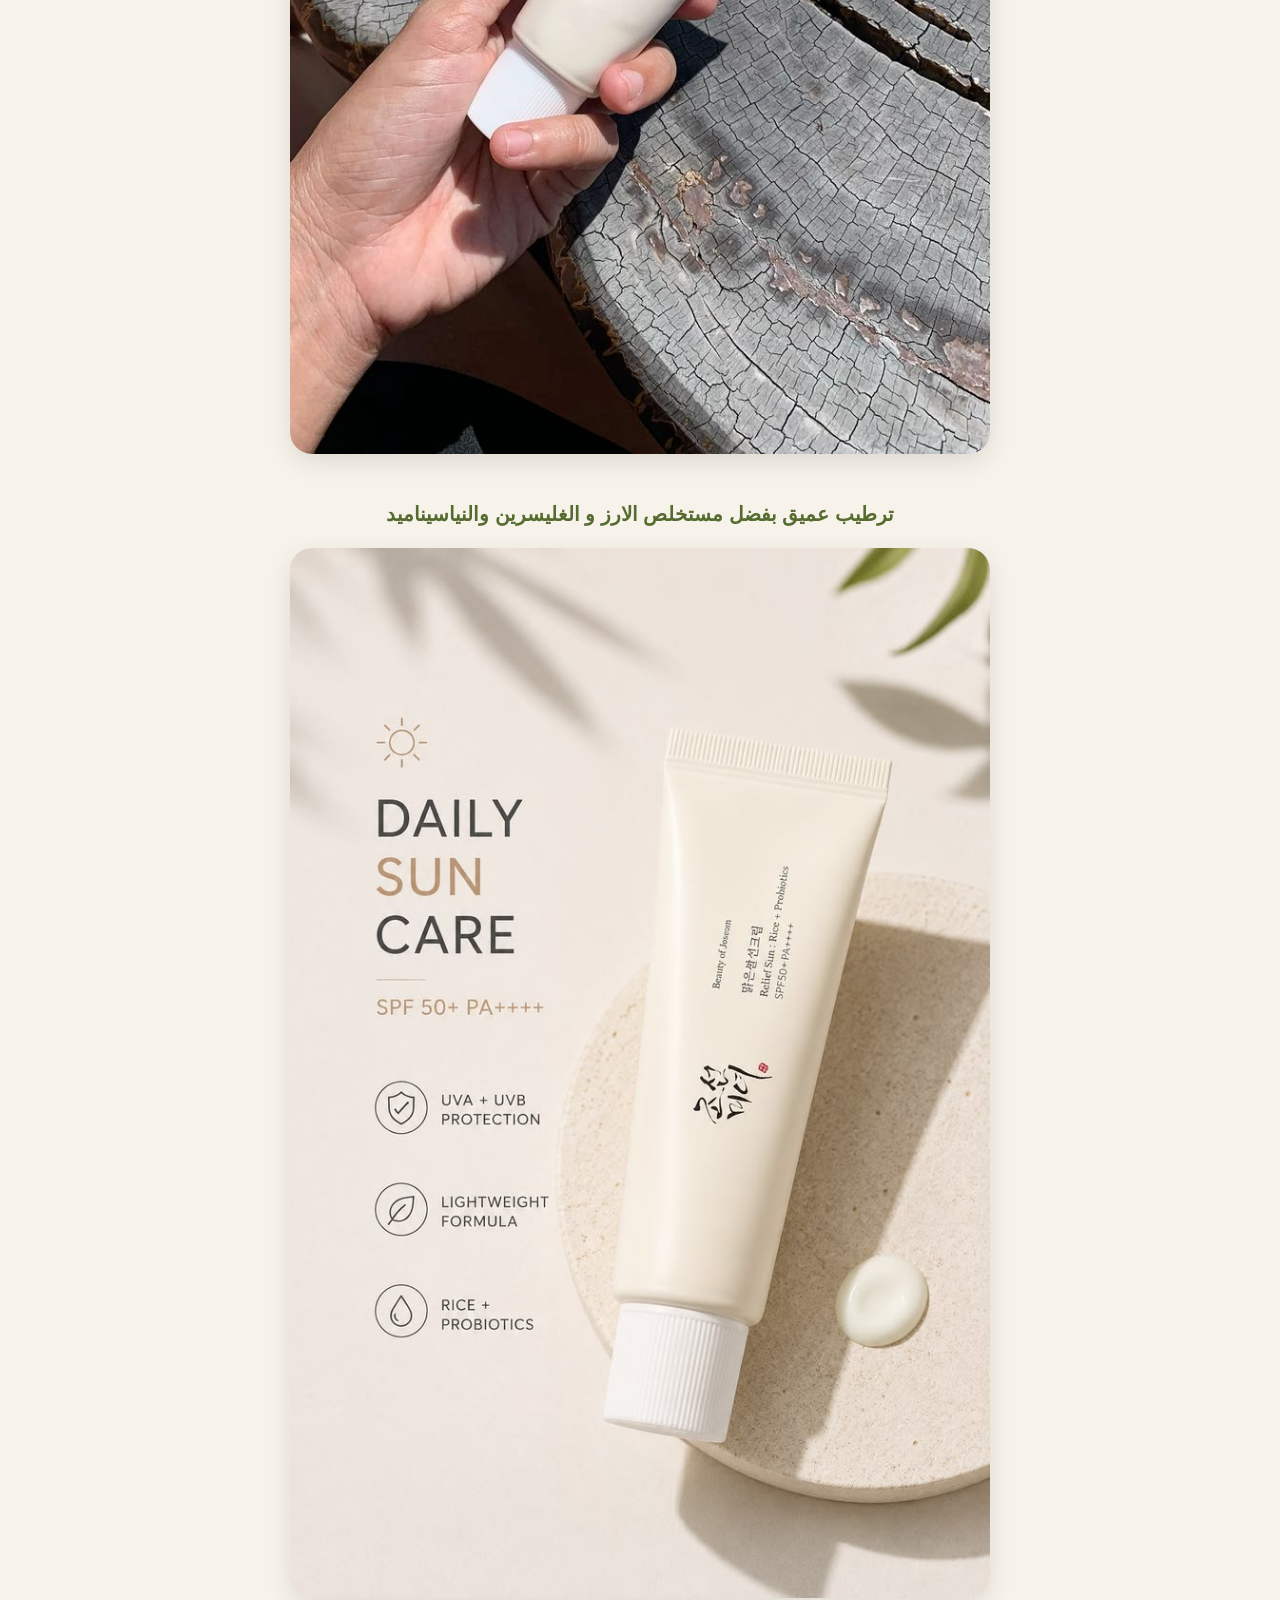
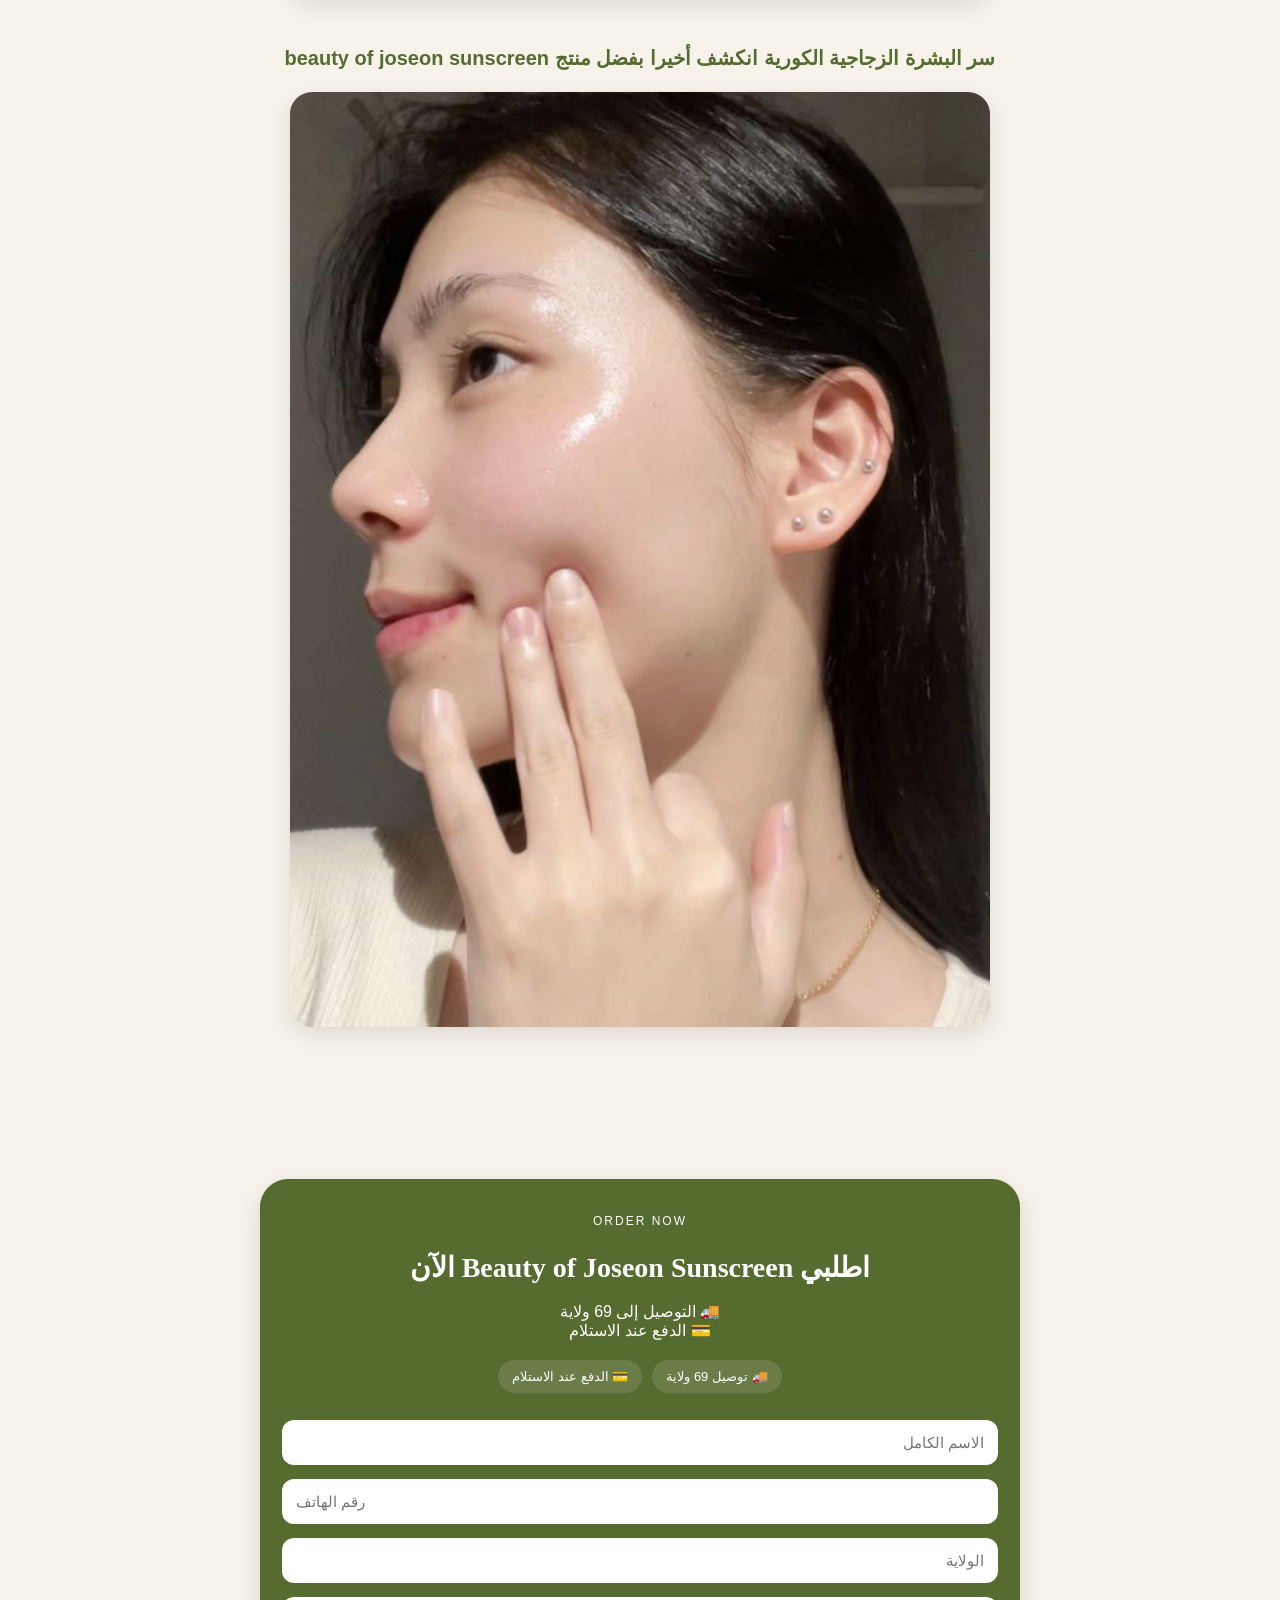
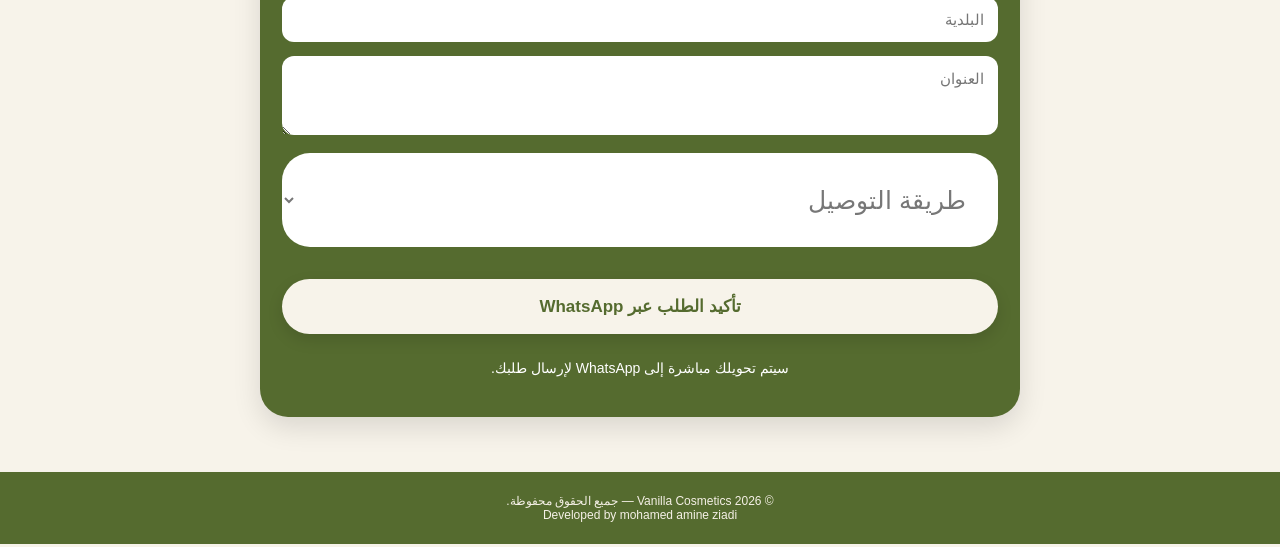
<file: beauty-of-joseon.html>
<!DOCTYPE html>
<html lang="ar" dir="rtl">
<head>\n<!-- Meta Pixel Code -->
<script>
!function(f,b,e,v,n,t,s)
{if(f.fbq)return;n=f.fbq=function(){n.callMethod?
n.callMethod.apply(n,arguments):n.queue.push(arguments)};
if(!f._fbq)f._fbq=n;n.push=n;n.loaded=!0;n.version='2.0';
n.queue=[];t=b.createElement(e);t.async=!0;
t.src=v;s=b.getElementsByTagName(e)[0];
s.parentNode.insertBefore(t,s)}(window, document,'script',
'https://connect.facebook.net/en_US/fbevents.js');
fbq('init', '1974147999911220');
fbq('track', 'PageView');
</script>
<noscript><img height="1" width="1" style="display:none"
src="https://www.facebook.com/tr?id=1974147999911220&ev=PageView&noscript=1"/>
</noscript>
<!-- End Meta Pixel Code -->

<meta charset="UTF-8">
<meta name="viewport" content="width=device-width, initial-scale=1.0">
<title>Beauty of Joseon Sunscreen | Vanilla Cosmetics</title>

<style>
*{
    box-sizing:border-box;
}

body{
    margin:0;
    font-family:Arial,sans-serif;
    background:#f7f3ea;
    color:#3f4935;
}

.hero-product{
    background:#556B2F;
    color:#fff;
    text-align:center;
    padding:28px 20px 55px;
    border-radius:0 0 35px 35px;
    box-shadow:0 8px 25px rgba(0,0,0,.12);
}

.brand{
    font-size:14px;
    letter-spacing:2px;
    margin-bottom:25px;
}

.product-image{
    width:100%;
    max-width:380px;
    height:auto;
    display:block;
    margin:0 auto 28px;
    border-radius:28px;
    box-shadow:0 12px 30px rgba(0,0,0,.18);
}

h1{
    font-size:38px;
    margin:10px 0;
    letter-spacing:.5px;
}

.subtitle{
    font-size:17px;
    line-height:1.9;
    max-width:600px;
    margin:15px auto;
}

.price{
    font-size:32px;
    font-weight:bold;
    margin:24px 0;
    letter-spacing:1px;
}

.order-btn{
    display:inline-block;
    background:#f5f0e6;
    color:#556B2F;
    text-decoration:none;
    padding:17px 45px;
    border-radius:40px;
    font-size:18px;
    font-weight:bold;
    box-shadow:0 7px 18px rgba(0,0,0,.15);
}

.section{
    max-width:800px;
    margin:auto;
    padding:55px 20px;
    text-align:center;
}

.section h2{
    font-family:Georgia,serif;
    font-size:28px;
    margin-bottom:18px;
}

.description{
    line-height:2;
    font-size:16px;
}

.benefits{
    display:grid;
    gap:12px;
    margin-top:25px;
}

.benefit{
    background:#fff;
    padding:18px;
    border-radius:18px;
    box-shadow:0 5px 18px rgba(0,0,0,.06);
    border:1px solid rgba(85,107,47,.08);
}
.order-box{
    background:#556B2F;
    color:#fff;
    border-radius:28px;
    padding:35px 22px;
    box-shadow:0 10px 28px rgba(0,0,0,.12);
}

.order-box input,
.order-box select,
.order-box textarea{
    width:100%;
    padding:14px;
    margin:7px 0;
    border:0;
    border-radius:12px;
    font-size:15px;
}

.submit-btn{
    width:100%;
    margin-top:12px;
    padding:17px;
    border:0;
    border-radius:35px;
    background:#f7f3ea;
    box-shadow:0 6px 16px rgba(0,0,0,.12);
    color:#556B2F;
    font-size:17px;
    font-weight:bold;
}

.info{
    margin-top:20px;
    line-height:2;
    font-size:14px;
}

.footer{
    background:#556B2F;
    color:#f5f0e6;
    text-align:center;
    padding:22px 15px;
    font-size:12px;
}

.footer a{
    color:#f5f0e6;
    text-decoration:none;
}

@media(max-width:600px){
    h1{
        font-size:29px;
    }

    .product-image{
        max-width:320px;
    }
}

/* ================= BEAUTY OF JOSEON GALLERY ================= */

.beauty-gallery{
    max-width:800px;
    margin:0 auto;
    padding:10px 20px 55px;
    text-align:center;
}

.beauty-gallery-item{
    margin-bottom:42px;
}

.beauty-gallery-item h3{
    color:#556B2F;
    font-size:20px;
    line-height:1.8;
    margin:0 auto 16px;
    font-weight:bold;
}

.beauty-gallery-item img{
    width:100%;
    max-width:700px;
    height:auto;
    display:block;
    margin:0 auto;
    border-radius:22px;
    box-shadow:0 8px 24px rgba(0,0,0,.10);
}

@media(max-width:600px){

    .beauty-gallery{
        padding:5px 15px 40px;
    }

    .beauty-gallery-item{
        margin-bottom:34px;
    }

    .beauty-gallery-item h3{
        font-size:17px;
        line-height:1.7;
        margin-bottom:13px;
    }

    .beauty-gallery-item img{
        border-radius:18px;
    }

}

</style>
</head>

<body>

<section class="hero-product">

    <div class="brand">
        VANILLA COSMETICS
    </div>

    <p style="font-size:13px;letter-spacing:1px;margin-bottom:10px;">
        عناية خاصة لبشرة أكثر إشراقًا
    </p>

    <img
        class="product-image"
        src="images/Santa.jpg"
        alt="Beauty of Joseon Sunscreen"
    >

    <h1>Beauty of Joseon Sunscreen</h1>

    <p class="subtitle">
        واقي شمس كوري بتركيبة خفيفة ومريحة، يوفر حماية عالية SPF50+ PA++++
        من الأشعة فوق البنفسجية، ويساعد على ترطيب البشرة ومنحها مظهرًا ناعمًا ومشرقًا.
    </p>

    <div class="price">
        3100 DA
    </div>

    <a class="order-btn" href="#order">
        اطلبي الآن ✦
    </a>

</section>

<section class="section">

    <h2>
        Beauty of Joseon Sunscreen
    </h2>

    <p class="description">
        واقي شمس كوري مميز مصمم للاستخدام اليومي، بتركيبة
        خفيفة ومريحة تساعد على حماية البشرة من الأشعة فوق البنفسجية
        مع منحها ترطيبًا وإحساسًا ناعمًا ومظهرًا أكثر إشراقًا.
        بفضل حماية SPF50+ PA++++، يناسب روتين العناية اليومي
        ويمنح البشرة حماية عالية دون إحساس ثقيل.
    </p>

    <div class="benefits">

        <div class="benefit">
            ✦ حماية عالية SPF50+ PA++++ من الأشعة فوق البنفسجية
        </div>

        <div class="benefit">
            ✦ تركيبة خفيفة ومريحة للاستخدام اليومي
        </div>

        <div class="benefit">
            ✦ يساعد على ترطيب البشرة والحفاظ على نعومتها
        </div>

        <div class="benefit">
            ✦ يمنح البشرة مظهرًا ناعمًا ومشرقًا
        </div>

        <div class="benefit">
            ✦ مثالي للإضافة إلى روتين العناية اليومي
        </div>

    </div>

</section>

<!-- ================= BEAUTY OF JOSEON GALLERY ================= -->

<section class="beauty-gallery">

    <div class="beauty-gallery-item">
        <h3>30% مستخلص الارز لترطيب البشرة.</h3>
        <img src="images/Pic1.jpg" alt="30% مستخلص الارز لترطيب البشرة">
    </div>

    <div class="beauty-gallery-item">
        <h3>واقي شمس كوري مناسب للاستخدام اليومي والبشرة الحساسة</h3>
        <img src="images/Pic2.jpg" alt="واقي شمس كوري مناسب للاستخدام اليومي والبشرة الحساسة">
    </div>

    <div class="beauty-gallery-item">
        <h3>واقي شمس بلمسة عناية متكاملة و اشراقة طبيعية</h3>
        <img src="images/Pic3.jpg" alt="واقي شمس بلمسة عناية متكاملة و اشراقة طبيعية">
    </div>

    <div class="beauty-gallery-item">
        <h3>ترطيب عميق بفضل مستخلص الارز و الغليسرين والنياسيناميد</h3>
        <img src="images/Pic4.jpg" alt="ترطيب عميق بفضل مستخلص الارز و الغليسرين والنياسيناميد">
    </div>

    <div class="beauty-gallery-item">
        <h3>سر البشرة الزجاجية الكورية انكشف أخيرا بفضل منتج beauty of joseon sunscreen</h3>
        <img src="images/Pic5.jpg" alt="سر البشرة الزجاجية الكورية بفضل beauty of joseon sunscreen">
    </div>

</section>

<section class="section" id="order">

    <div class="order-box">

        <div style="font-size:12px;letter-spacing:2px;margin-bottom:8px;">ORDER NOW</div>

        <h2>
            اطلبي Beauty of Joseon Sunscreen الآن
        </h2>

        <p>
            🚚 التوصيل إلى 69 ولاية
            <br>
            💳 الدفع عند الاستلام
        </p>

        <div style="display:flex;justify-content:center;gap:10px;flex-wrap:wrap;margin:20px 0;">
    <span style="background:rgba(255,255,255,.12);padding:9px 14px;border-radius:20px;font-size:13px;">
        🚚 توصيل 69 ولاية
    </span>
    <span style="background:rgba(255,255,255,.12);padding:9px 14px;border-radius:20px;font-size:13px;">
        💳 الدفع عند الاستلام
    </span>
</div>

<form id="orderForm">

            <input
                type="text"
                id="name"
                placeholder="الاسم الكامل"
                autocomplete="name"
                required
            >

            <input
                type="tel"
                id="phone"
                placeholder="رقم الهاتف"
                inputmode="tel"
                autocomplete="tel"
                required
            >

            <input
                type="text"
                id="wilaya"
                placeholder="الولاية"
                required
            >

            <input
                type="text"
                id="commune"
                placeholder="البلدية"
                required
            >

            <textarea
                id="address"
                placeholder="العنوان"
                rows="3"
                required
            ></textarea>

            <select
                id="deliveryType"
                name="deliveryType"
                required
                style="width:100%;height:94px;padding:0 28px;border:0;border-radius:28px;background:#fff;color:#777;font-size:25px;font-family:inherit;text-align:right;direction:rtl;box-sizing:border-box;outline:none;margin-bottom:20px;"
            >
                <option value="">طريقة التوصيل</option>
                <option value="التوصيل إلى المنزل">🏠 التوصيل إلى المنزل</option>
                <option value="التوصيل إلى المكتب">🏢 التوصيل إلى المكتب</option>
            </select>

            <button class="submit-btn" type="submit">
                تأكيد الطلب عبر WhatsApp
            </button>

        </form>

        <div class="info">
            سيتم تحويلك مباشرة إلى WhatsApp لإرسال طلبك.
        </div>

    </div>

</section>

<footer class="footer">

    <div>
        © 2026 Vanilla Cosmetics — جميع الحقوق محفوظة.
    </div>

    <div>
        Developed by
        <a href="#" target="_blank">
            mohamed amine ziadi
        </a>
    </div>

</footer>

<script>
document.getElementById("orderForm").addEventListener("submit", function(e){

    e.preventDefault();

    const name = document.getElementById("name").value;
    const phone = document.getElementById("phone").value;
    const wilaya = document.getElementById("wilaya").value;
    const commune = document.getElementById("commune").value;
    const address = document.getElementById("address").value;
    const deliveryType = document.getElementById("deliveryType").value;

    const message =
`طلب Beauty of Joseon Sunscreen

الاسم: ${name}
الهاتف: ${phone}
الولاية: ${wilaya}
البلدية: ${commune}
العنوان: ${address}
طريقة التوصيل: ${deliveryType}

المنتج: Beauty of Joseon Sunscreen
السعر: 3100 DA`;

    const whatsapp =
        "https://wa.me/213798949861?text=" +
        encodeURIComponent(message);

    window.open(whatsapp, "_blank");
});
</script>

</body>
</html>
</file>
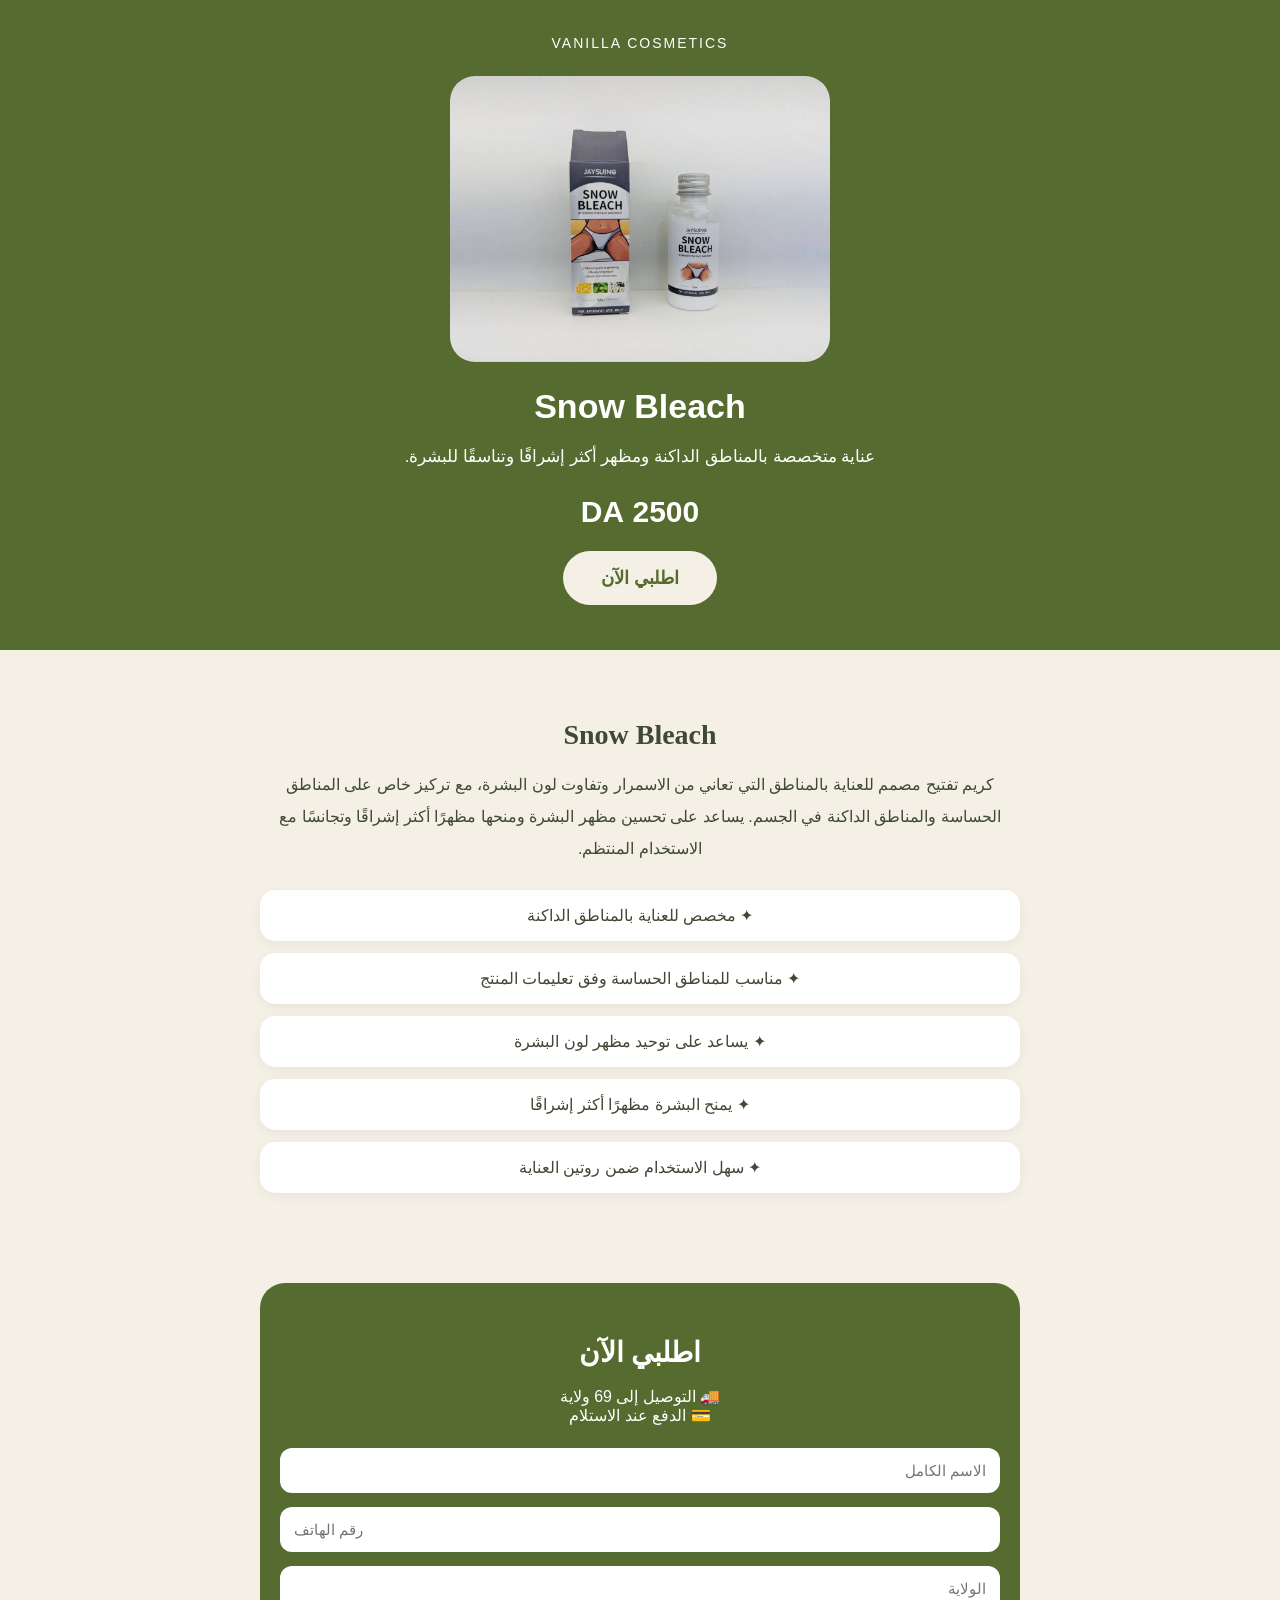
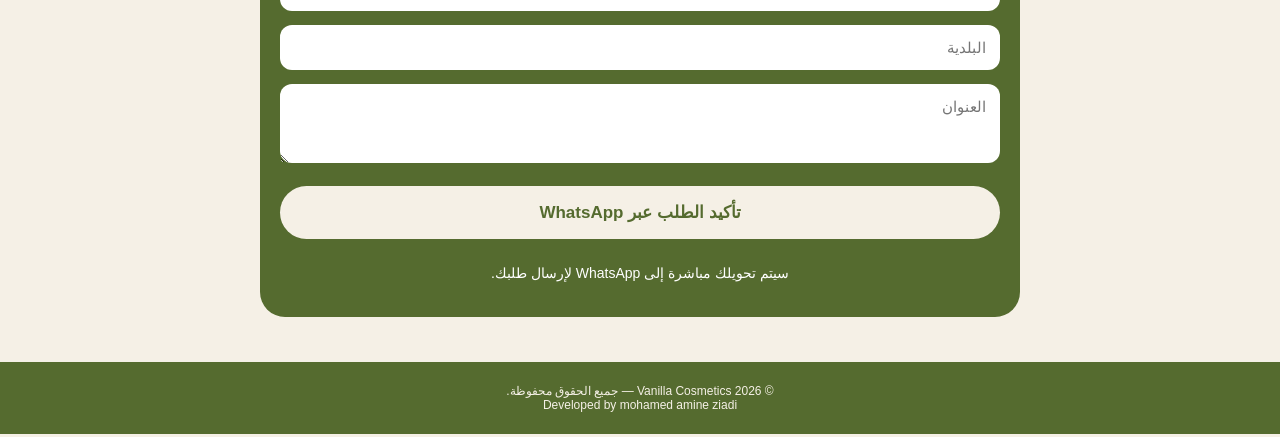
<file: snow-bleach-backup.html>
<!DOCTYPE html>
<html lang="ar" dir="rtl">
<head>
<meta charset="UTF-8">
<meta name="viewport" content="width=device-width, initial-scale=1.0">
<title>Snow Bleach | Vanilla Cosmetics</title>

<style>
*{
    box-sizing:border-box;
}

body{
    margin:0;
    font-family:Arial,sans-serif;
    background:#f5f0e6;
    color:#3f4935;
}

.hero-product{
    background:#556B2F;
    color:#fff;
    text-align:center;
    padding:35px 20px 45px;
}

.brand{
    font-size:14px;
    letter-spacing:2px;
    margin-bottom:25px;
}

.product-image{
    width:100%;
    max-width:380px;
    height:auto;
    display:block;
    margin:0 auto 25px;
    border-radius:25px;
}

h1{
    font-size:34px;
    margin:10px 0;
}

.subtitle{
    font-size:17px;
    line-height:1.9;
    max-width:600px;
    margin:15px auto;
}

.price{
    font-size:30px;
    font-weight:bold;
    margin:22px 0;
}

.order-btn{
    display:inline-block;
    background:#f5f0e6;
    color:#556B2F;
    text-decoration:none;
    padding:16px 38px;
    border-radius:35px;
    font-size:18px;
    font-weight:bold;
}

.section{
    max-width:800px;
    margin:auto;
    padding:45px 20px;
    text-align:center;
}

.section h2{
    font-family:Georgia,serif;
    font-size:28px;
    margin-bottom:18px;
}

.description{
    line-height:2;
    font-size:16px;
}

.benefits{
    display:grid;
    gap:12px;
    margin-top:25px;
}

.benefit{
    background:#fff;
    padding:16px;
    border-radius:15px;
    box-shadow:0 3px 12px rgba(0,0,0,.05);
}
.order-box{
    background:#556B2F;
    color:#fff;
    border-radius:25px;
    padding:30px 20px;
}

.order-box input,
.order-box select,
.order-box textarea{
    width:100%;
    padding:14px;
    margin:7px 0;
    border:0;
    border-radius:12px;
    font-size:15px;
}

.submit-btn{
    width:100%;
    margin-top:12px;
    padding:16px;
    border:0;
    border-radius:30px;
    background:#f5f0e6;
    color:#556B2F;
    font-size:17px;
    font-weight:bold;
}

.info{
    margin-top:20px;
    line-height:2;
    font-size:14px;
}

.footer{
    background:#556B2F;
    color:#f5f0e6;
    text-align:center;
    padding:22px 15px;
    font-size:12px;
}

.footer a{
    color:#f5f0e6;
    text-decoration:none;
}

@media(max-width:600px){
    h1{
        font-size:29px;
    }

    .product-image{
        max-width:320px;
    }
}
</style>
</head>

<body>

<section class="hero-product">

    <div class="brand">
        VANILLA COSMETICS
    </div>

    <img
        class="product-image"
        src="images/Snow.jpg"
        alt="Snow Bleach"
    >

    <h1>Snow Bleach</h1>

    <p class="subtitle">
        عناية متخصصة بالمناطق الداكنة
        ومظهر أكثر إشراقًا وتناسقًا للبشرة.
    </p>

    <div class="price">
        2500 DA
    </div>

    <a class="order-btn" href="#order">
        اطلبي الآن
    </a>

</section>

<section class="section">

    <h2>
        Snow Bleach
    </h2>

    <p class="description">
        كريم تفتيح مصمم للعناية بالمناطق التي تعاني
        من الاسمرار وتفاوت لون البشرة، مع تركيز خاص
        على المناطق الحساسة والمناطق الداكنة في الجسم.
        يساعد على تحسين مظهر البشرة ومنحها مظهرًا
        أكثر إشراقًا وتجانسًا مع الاستخدام المنتظم.
    </p>

    <div class="benefits">

        <div class="benefit">
            ✦ مخصص للعناية بالمناطق الداكنة
        </div>

        <div class="benefit">
            ✦ مناسب للمناطق الحساسة وفق تعليمات المنتج
        </div>

        <div class="benefit">
            ✦ يساعد على توحيد مظهر لون البشرة
        </div>

        <div class="benefit">
            ✦ يمنح البشرة مظهرًا أكثر إشراقًا
        </div>

        <div class="benefit">
            ✦ سهل الاستخدام ضمن روتين العناية
        </div>

    </div>

</section>
<section class="section" id="order">

    <div class="order-box">

        <h2>
            اطلبي الآن
        </h2>

        <p>
            🚚 التوصيل إلى 69 ولاية
            <br>
            💳 الدفع عند الاستلام
        </p>

        <form id="orderForm">

            <input
                type="text"
                id="name"
                placeholder="الاسم الكامل"
                required
            >

            <input
                type="tel"
                id="phone"
                placeholder="رقم الهاتف"
                required
            >

            <input
                type="text"
                id="wilaya"
                placeholder="الولاية"
                required
            >

            <input
                type="text"
                id="commune"
                placeholder="البلدية"
                required
            >

            <textarea
                id="address"
                placeholder="العنوان"
                rows="3"
                required
            ></textarea>

            <button class="submit-btn" type="submit">
                تأكيد الطلب عبر WhatsApp
            </button>

        </form>

        <div class="info">
            سيتم تحويلك مباشرة إلى WhatsApp لإرسال طلبك.
        </div>

    </div>

</section>

<footer class="footer">

    <div>
        © 2026 Vanilla Cosmetics — جميع الحقوق محفوظة.
    </div>

    <div>
        Developed by
        <a href="#" target="_blank">
            mohamed amine ziadi
        </a>
    </div>

</footer>

<script>
document.getElementById("orderForm").addEventListener("submit", function(e){

    e.preventDefault();

    const name = document.getElementById("name").value;
    const phone = document.getElementById("phone").value;
    const wilaya = document.getElementById("wilaya").value;
    const commune = document.getElementById("commune").value;
    const address = document.getElementById("address").value;

    const message =
`طلب Snow Bleach

الاسم: ${name}
الهاتف: ${phone}
الولاية: ${wilaya}
البلدية: ${commune}
العنوان: ${address}

المنتج: Snow Bleach
السعر: 2500 DA`;

    const whatsapp =
        "https://wa.me/213798949861?text=" +
        encodeURIComponent(message);

    window.open(whatsapp, "_blank");
});
</script>

</body>
</html>
</file>
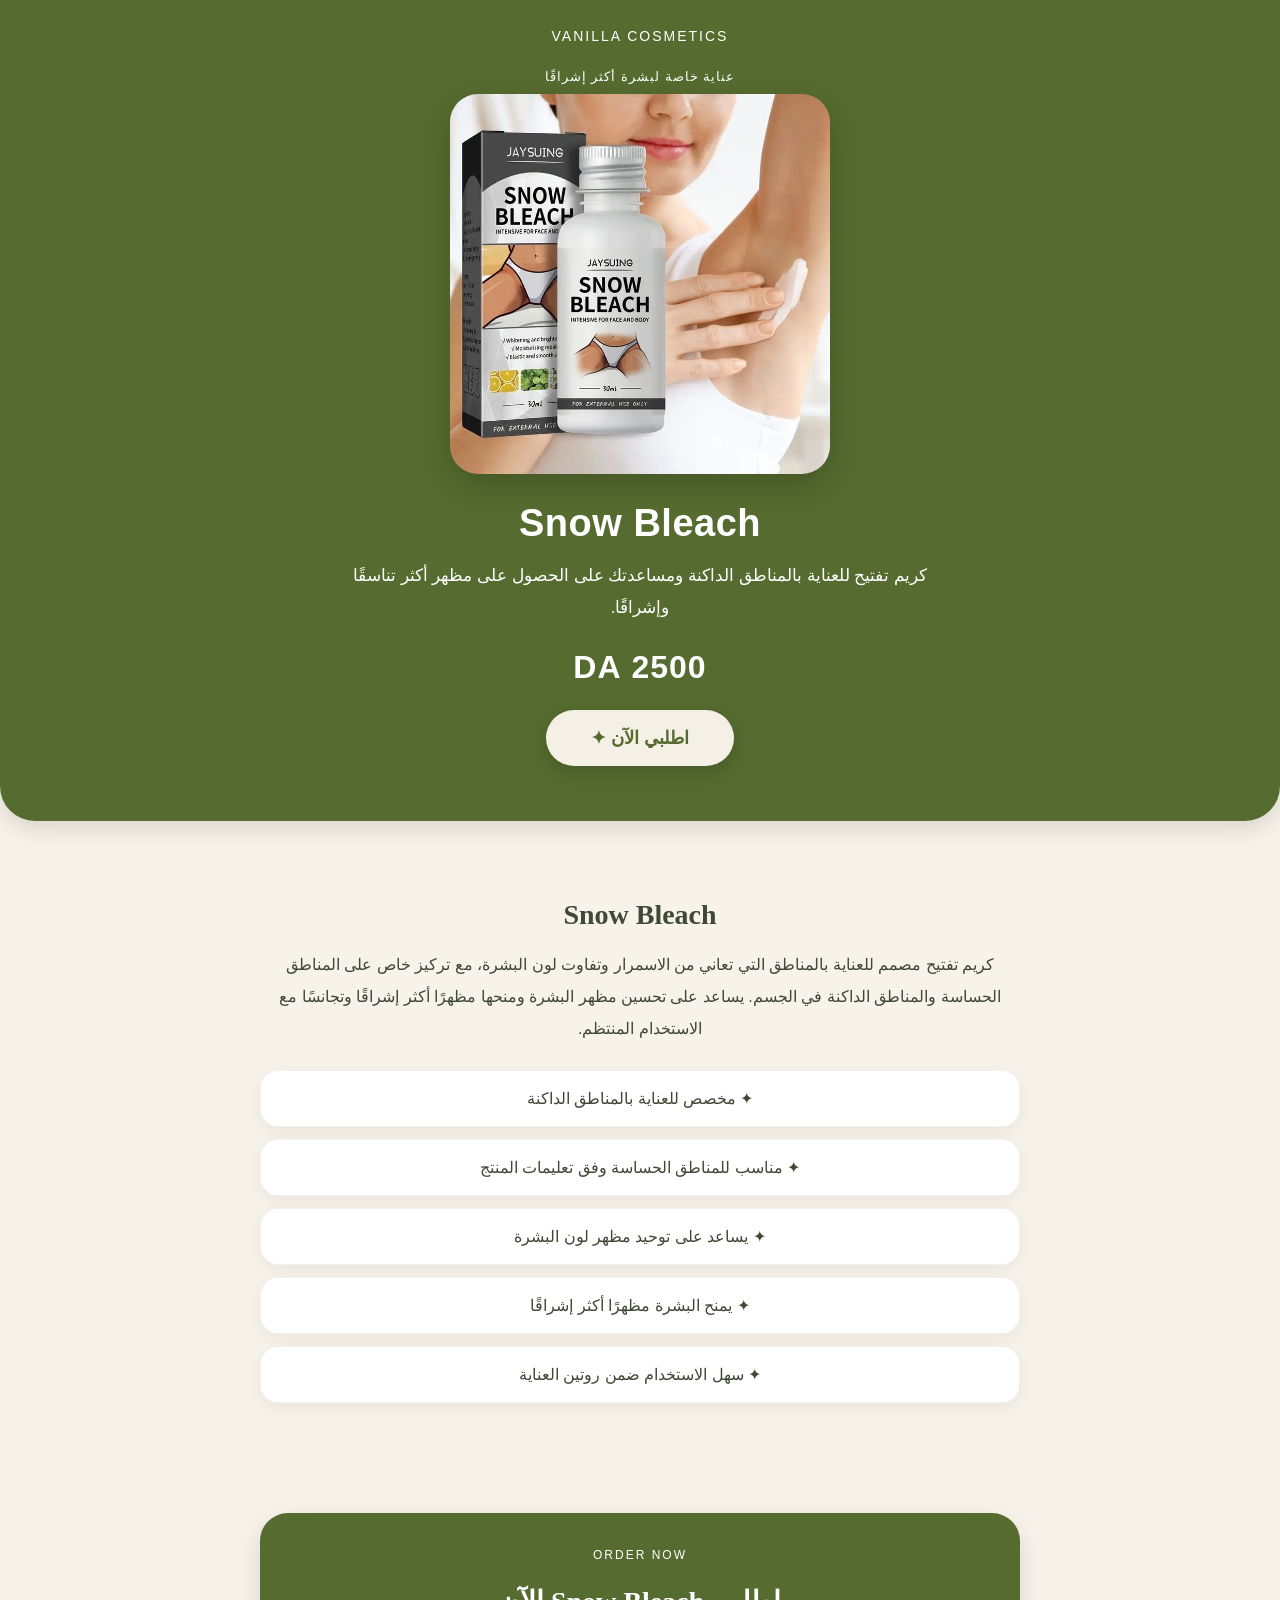
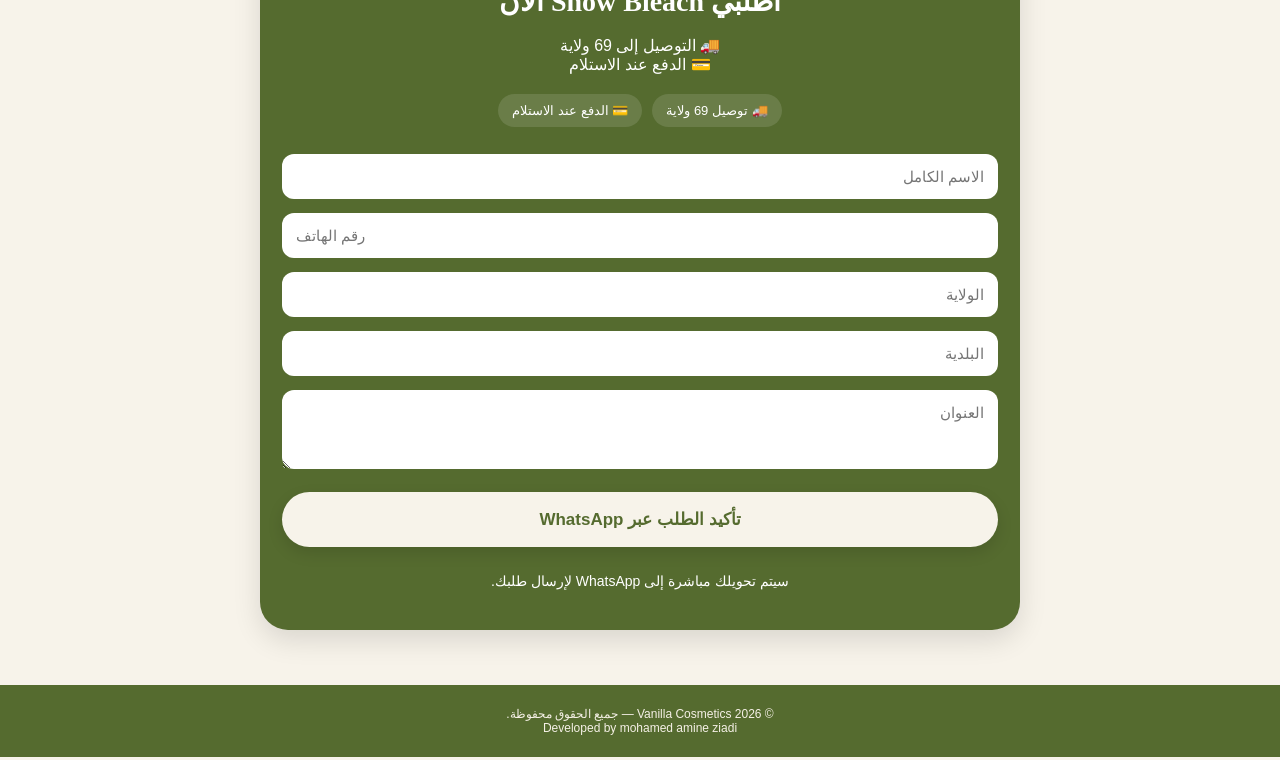
<file: snow-bleach.html>
<!DOCTYPE html>
<html lang="ar" dir="rtl">
<head>
<meta charset="UTF-8">
<meta name="viewport" content="width=device-width, initial-scale=1.0">
<title>Snow Bleach | Vanilla Cosmetics</title>

<style>
*{
    box-sizing:border-box;
}

body{
    margin:0;
    font-family:Arial,sans-serif;
    background:#f7f3ea;
    color:#3f4935;
}

.hero-product{
    background:#556B2F;
    color:#fff;
    text-align:center;
    padding:28px 20px 55px;
    border-radius:0 0 35px 35px;
    box-shadow:0 8px 25px rgba(0,0,0,.12);
}

.brand{
    font-size:14px;
    letter-spacing:2px;
    margin-bottom:25px;
}

.product-image{
    width:100%;
    max-width:380px;
    height:auto;
    display:block;
    margin:0 auto 28px;
    border-radius:28px;
    box-shadow:0 12px 30px rgba(0,0,0,.18);
}

h1{
    font-size:38px;
    margin:10px 0;
    letter-spacing:.5px;
}

.subtitle{
    font-size:17px;
    line-height:1.9;
    max-width:600px;
    margin:15px auto;
}

.price{
    font-size:32px;
    font-weight:bold;
    margin:24px 0;
    letter-spacing:1px;
}

.order-btn{
    display:inline-block;
    background:#f5f0e6;
    color:#556B2F;
    text-decoration:none;
    padding:17px 45px;
    border-radius:40px;
    font-size:18px;
    font-weight:bold;
    box-shadow:0 7px 18px rgba(0,0,0,.15);
}

.section{
    max-width:800px;
    margin:auto;
    padding:55px 20px;
    text-align:center;
}

.section h2{
    font-family:Georgia,serif;
    font-size:28px;
    margin-bottom:18px;
}

.description{
    line-height:2;
    font-size:16px;
}

.benefits{
    display:grid;
    gap:12px;
    margin-top:25px;
}

.benefit{
    background:#fff;
    padding:18px;
    border-radius:18px;
    box-shadow:0 5px 18px rgba(0,0,0,.06);
    border:1px solid rgba(85,107,47,.08);
}
.order-box{
    background:#556B2F;
    color:#fff;
    border-radius:28px;
    padding:35px 22px;
    box-shadow:0 10px 28px rgba(0,0,0,.12);
}

.order-box input,
.order-box select,
.order-box textarea{
    width:100%;
    padding:14px;
    margin:7px 0;
    border:0;
    border-radius:12px;
    font-size:15px;
}

.submit-btn{
    width:100%;
    margin-top:12px;
    padding:17px;
    border:0;
    border-radius:35px;
    background:#f7f3ea;
    box-shadow:0 6px 16px rgba(0,0,0,.12);
    color:#556B2F;
    font-size:17px;
    font-weight:bold;
}

.info{
    margin-top:20px;
    line-height:2;
    font-size:14px;
}

.footer{
    background:#556B2F;
    color:#f5f0e6;
    text-align:center;
    padding:22px 15px;
    font-size:12px;
}

.footer a{
    color:#f5f0e6;
    text-decoration:none;
}

@media(max-width:600px){
    h1{
        font-size:29px;
    }

    .product-image{
        max-width:320px;
    }
}
</style>
</head>

<body>

<section class="hero-product">

    <div class="brand">
        VANILLA COSMETICS
    </div>

    <p style="font-size:13px;letter-spacing:1px;margin-bottom:10px;">
        عناية خاصة لبشرة أكثر إشراقًا
    </p>

    <img
        class="product-image"
        src="images/New.jpg"
        alt="Snow Bleach"
    >

    <h1>Snow Bleach</h1>

    <p class="subtitle">
        كريم تفتيح للعناية بالمناطق الداكنة
        ومساعدتك على الحصول على مظهر أكثر تناسقًا وإشراقًا.
    </p>

    <div class="price">
        2500 DA
    </div>

    <a class="order-btn" href="#order">
        اطلبي الآن ✦
    </a>

</section>

<section class="section">

    <h2>
        Snow Bleach
    </h2>

    <p class="description">
        كريم تفتيح مصمم للعناية بالمناطق التي تعاني
        من الاسمرار وتفاوت لون البشرة، مع تركيز خاص
        على المناطق الحساسة والمناطق الداكنة في الجسم.
        يساعد على تحسين مظهر البشرة ومنحها مظهرًا
        أكثر إشراقًا وتجانسًا مع الاستخدام المنتظم.
    </p>

    <div class="benefits">

        <div class="benefit">
            ✦ مخصص للعناية بالمناطق الداكنة
        </div>

        <div class="benefit">
            ✦ مناسب للمناطق الحساسة وفق تعليمات المنتج
        </div>

        <div class="benefit">
            ✦ يساعد على توحيد مظهر لون البشرة
        </div>

        <div class="benefit">
            ✦ يمنح البشرة مظهرًا أكثر إشراقًا
        </div>

        <div class="benefit">
            ✦ سهل الاستخدام ضمن روتين العناية
        </div>

    </div>

</section>
<section class="section" id="order">

    <div class="order-box">

        <div style="font-size:12px;letter-spacing:2px;margin-bottom:8px;">ORDER NOW</div>

        <h2>
            اطلبي Snow Bleach الآن
        </h2>

        <p>
            🚚 التوصيل إلى 69 ولاية
            <br>
            💳 الدفع عند الاستلام
        </p>

        <div style="display:flex;justify-content:center;gap:10px;flex-wrap:wrap;margin:20px 0;">
    <span style="background:rgba(255,255,255,.12);padding:9px 14px;border-radius:20px;font-size:13px;">
        🚚 توصيل 69 ولاية
    </span>
    <span style="background:rgba(255,255,255,.12);padding:9px 14px;border-radius:20px;font-size:13px;">
        💳 الدفع عند الاستلام
    </span>
</div>

<form id="orderForm">

            <input
                type="text"
                id="name"
                placeholder="الاسم الكامل"
                autocomplete="name"
                required
            >

            <input
                type="tel"
                id="phone"
                placeholder="رقم الهاتف"
                inputmode="tel"
                autocomplete="tel"
                required
            >

            <input
                type="text"
                id="wilaya"
                placeholder="الولاية"
                required
            >

            <input
                type="text"
                id="commune"
                placeholder="البلدية"
                required
            >

            <textarea
                id="address"
                placeholder="العنوان"
                rows="3"
                required
            ></textarea>

            <button class="submit-btn" type="submit">
                تأكيد الطلب عبر WhatsApp
            </button>

        </form>

        <div class="info">
            سيتم تحويلك مباشرة إلى WhatsApp لإرسال طلبك.
        </div>

    </div>

</section>

<footer class="footer">

    <div>
        © 2026 Vanilla Cosmetics — جميع الحقوق محفوظة.
    </div>

    <div>
        Developed by
        <a href="#" target="_blank">
            mohamed amine ziadi
        </a>
    </div>

</footer>

<script>
document.getElementById("orderForm").addEventListener("submit", function(e){

    e.preventDefault();

    const name = document.getElementById("name").value;
    const phone = document.getElementById("phone").value;
    const wilaya = document.getElementById("wilaya").value;
    const commune = document.getElementById("commune").value;
    const address = document.getElementById("address").value;

    const message =
`طلب Snow Bleach

الاسم: ${name}
الهاتف: ${phone}
الولاية: ${wilaya}
البلدية: ${commune}
العنوان: ${address}

المنتج: Snow Bleach
السعر: 2500 DA`;

    const whatsapp =
        "https://wa.me/213798949861?text=" +
        encodeURIComponent(message);

    window.open(whatsapp, "_blank");
});
</script>

</body>
</html>
</file>
